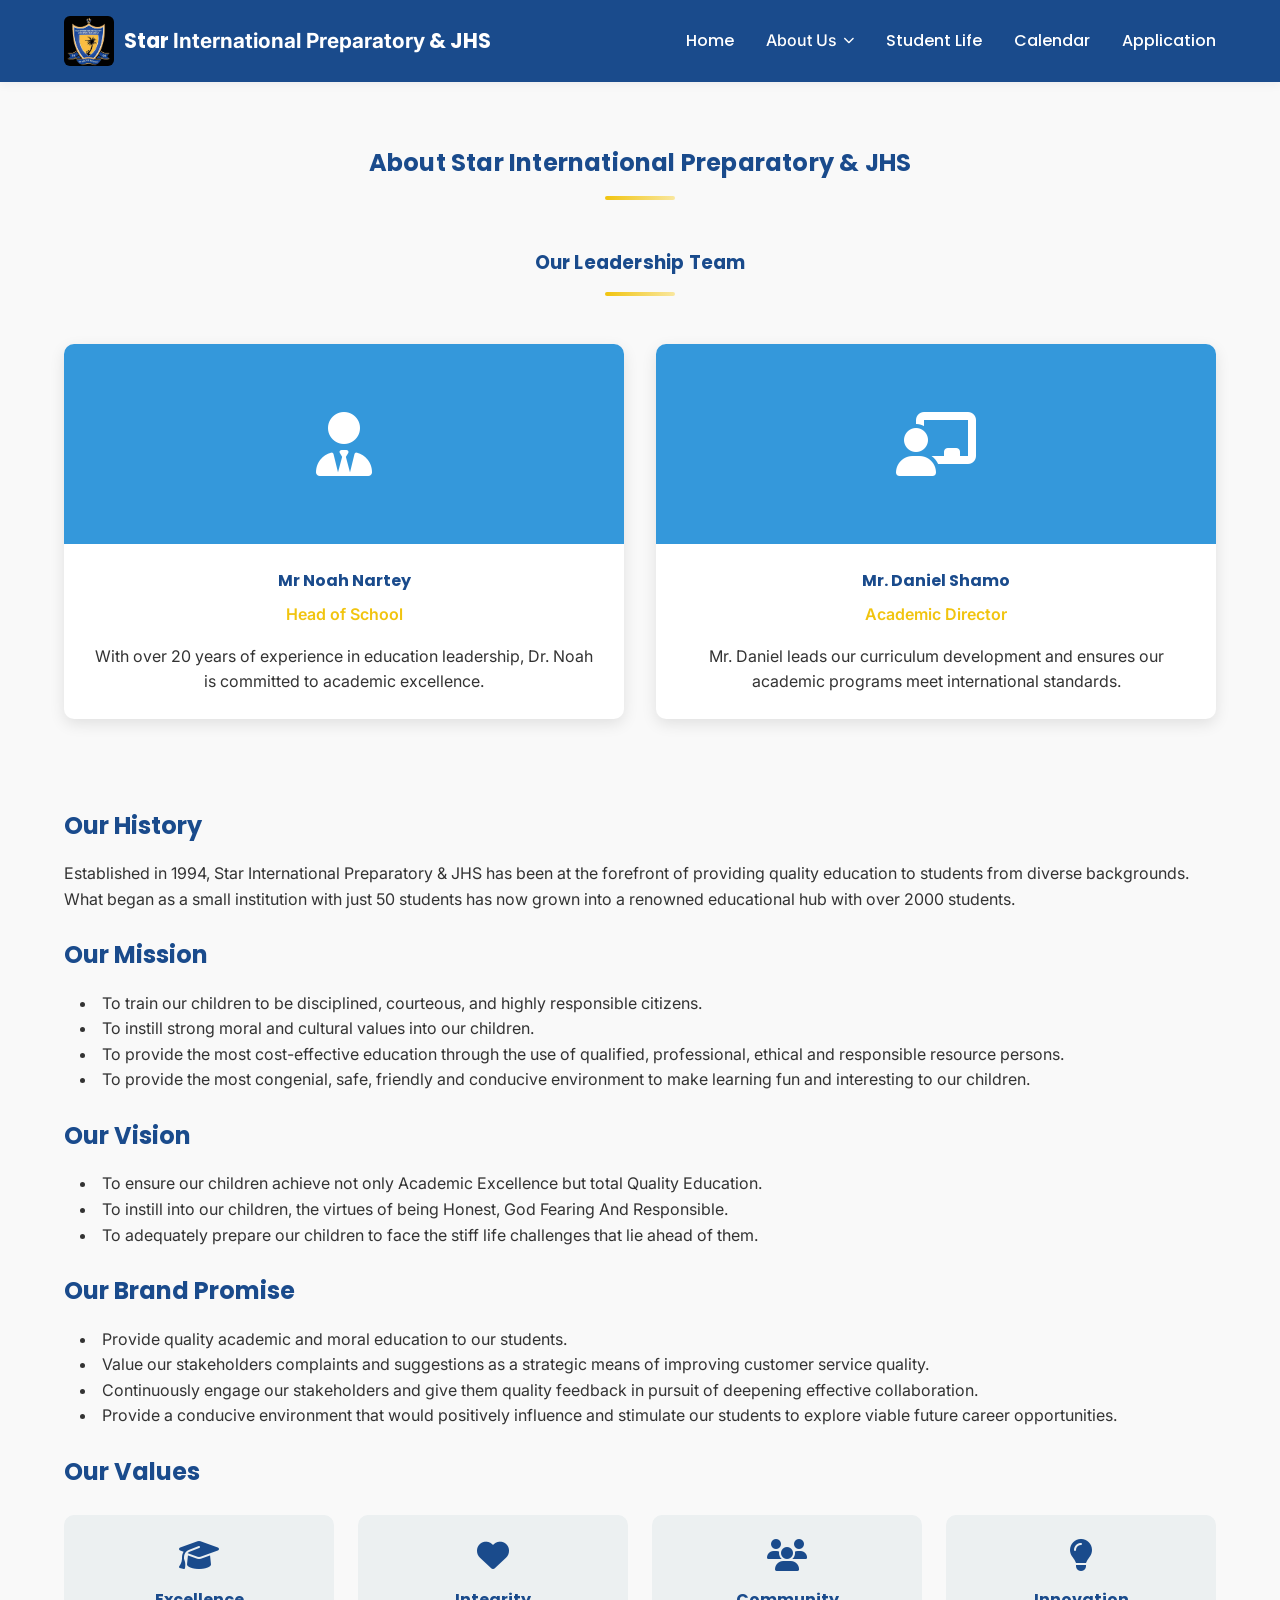
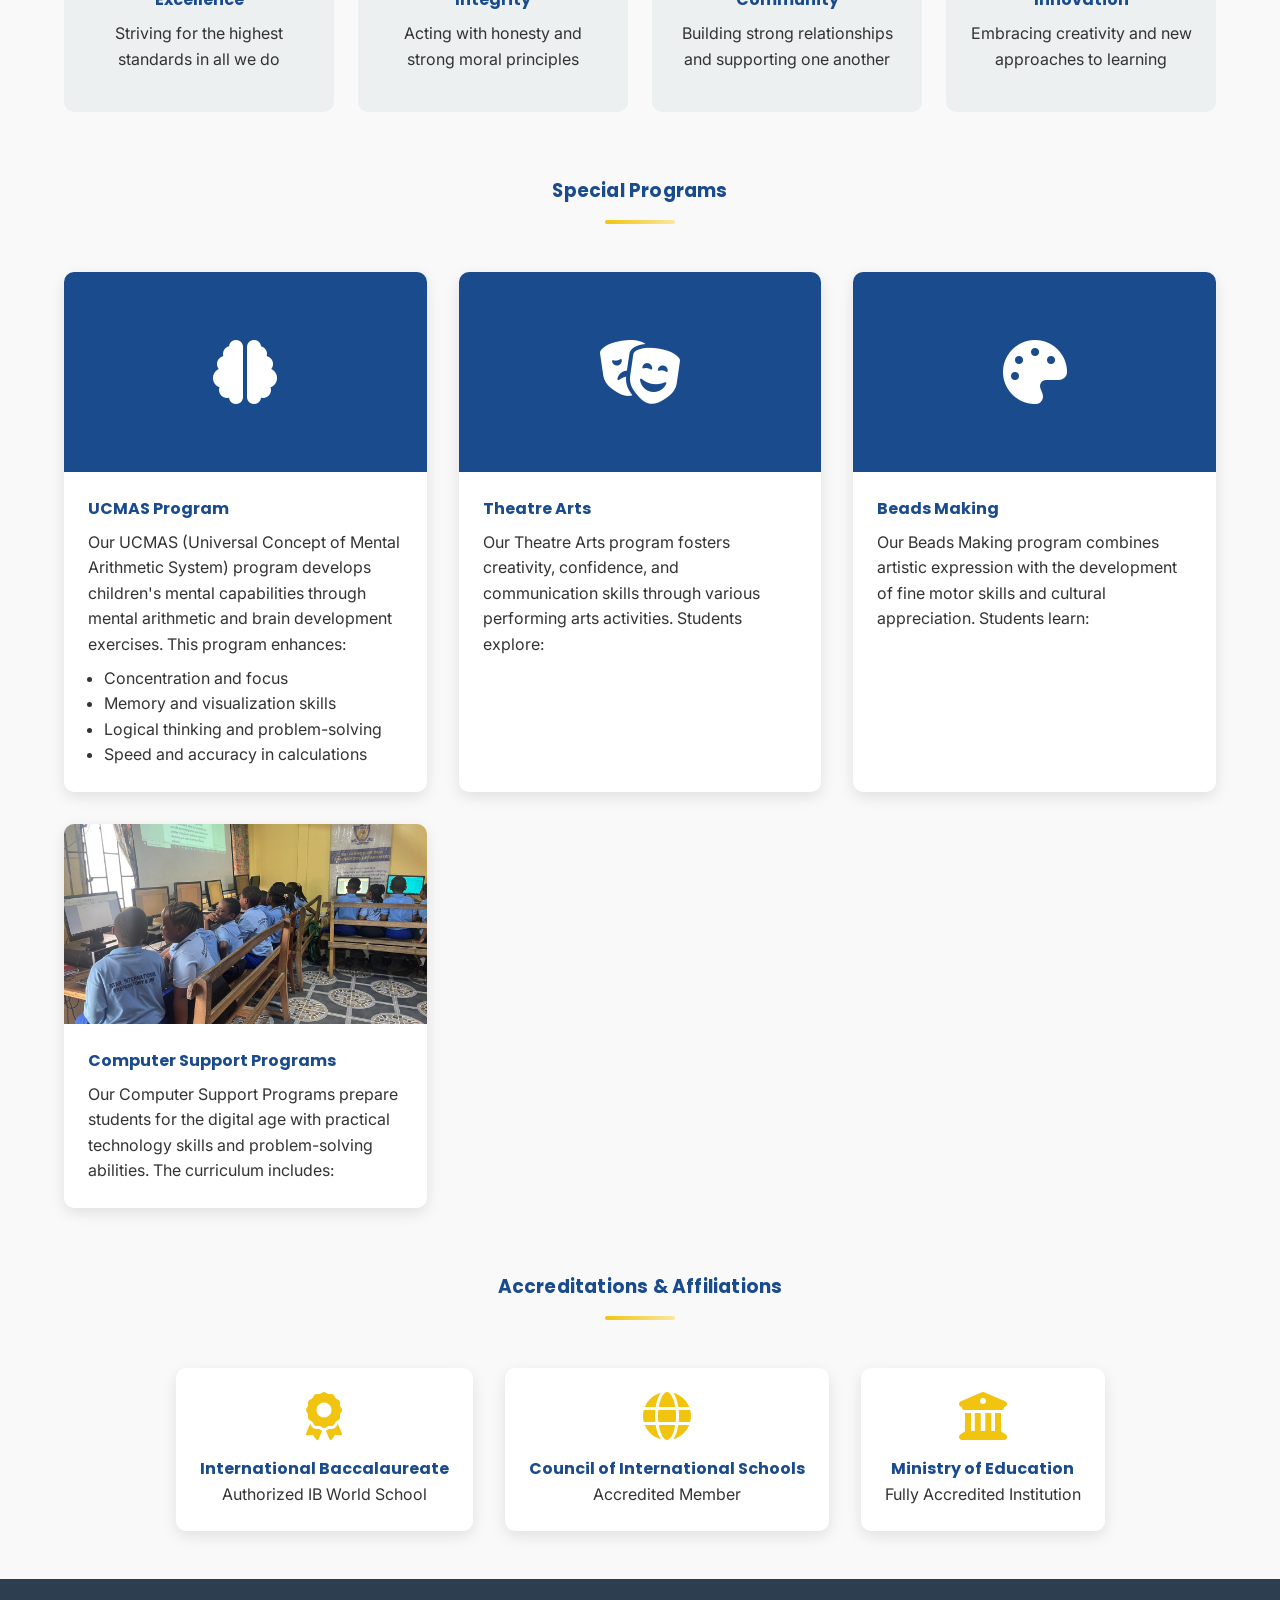
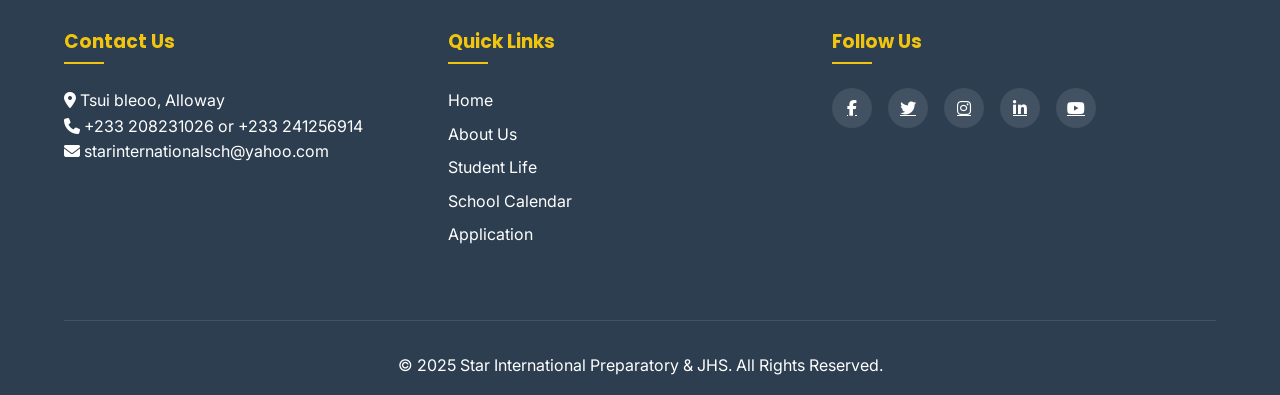
<file: about.html>
<!DOCTYPE html>
<html lang="en">
<head>
    <meta charset="UTF-8">
    <meta name="viewport" content="width=device-width, initial-scale=1.0">
    <title>About Us - Star International Preparatory & JHS</title>
    <link rel="stylesheet" href="https://cdnjs.cloudflare.com/ajax/libs/font-awesome/6.4.0/css/all.min.css">
    
    <link rel="stylesheet" href="Style.css">
    <style>
        .about-text h3 {
            color: var(--blue);
            margin: 1.5rem 0 1rem;
            font-size: 1.5rem;
        }

        .about-text p {
            margin-bottom: 1rem;
        }

        .about-slideshow {
            display: grid;
            grid-template-columns: 1fr 1fr;
            gap: 1rem;
        }

        .about-slideshow img {
            width: 100%;
            height: 200px;
            object-fit: cover;
            border-radius: 8px;
            box-shadow: 0 5px 15px rgba(0,0,0,0.1);
        }

        .program-image {
            width: 100%;
            height: 200px;
            display: flex;
            align-items: center;
            justify-content: center;
            background-color: var(--blue);
            color: white;
            font-size: 4rem;
        }

        .program-image img {
            width: 100%;
            height: 100%;
            object-fit: cover;
        }
    </style>
</head>
<body>
    <a href="#main-content" class="skip-link">Skip to main content</a>
    <!-- Header & Navigation -->
    <header>
        <div class="container header-container">
            <div class="logo">
                <img src="whatsapp-image-2025-11-06-01.48.28_304627c5.jpg" alt="Star International Preparatory School Logo" class="school-logo">

                
                <h1>Star <span>International Preparatory</span> & JHS</h1>
            </div>
            <nav>
                <button class="mobile-menu-btn" aria-label="Toggle navigation menu" aria-expanded="false" aria-controls="primary-nav">
                    <i class="fas fa-bars" aria-hidden="true"></i>
                </button>
                <ul id="primary-nav">
                    <li><a href="index.html" class="nav-link">Home</a></li>
                    <li class="has-submenu">
                        <button class="nav-link submenu-toggle" type="button" aria-expanded="false" aria-controls="about-submenu">
                            About Us <i class="fas fa-chevron-down" aria-hidden="true"></i>
                        </button>
                        <ul class="submenu" id="about-submenu">
                            <li><a href="about.html">About Us</a></li>
                            <li><a href="privacy-policy.html">Privacy Policy</a></li>
                            <li><a href="terms.html">Terms & Conditions</a></li>
                            <li><a href="cookie-policy.html">Cookie Policy</a></li>
                            <li><a href="refund-policy.html">Refund Policy</a></li>
                        </ul>
                    </li>
                    <li><a href="students.html" class="nav-link">Student Life</a></li>
                    <li><a href="calendar.html" class="nav-link">Calendar</a></li>
                    <li><a href="application.html" class="nav-link">Application</a></li>
                </ul>
            </nav>
        </div>
    </header>

    <!-- About Us Page Content -->
    <main id="main-content">
        <section class="page-content active" style="padding: 7rem 0 3rem;">
            <div class="container" style="padding-top: 2rem;">
                <h2 class="section-title">About Star International Preparatory & JHS </h2>

                <!-- Faculty Section -->
                <div>
                    <h3 class="section-title">Our Leadership Team</h3>
                    <div style="display: grid; grid-template-columns: repeat(auto-fit, minmax(300px, 1fr)); gap: 2rem; margin-top: 2rem; margin-bottom: 4rem;">
                        <div style="background: white; border-radius: 10px; overflow: hidden; box-shadow: 0 5px 15px rgba(0,0,0,0.1); text-align: center;">
                            <div style="height: 200px; background: var(--light-blue); display: flex; align-items: center; justify-content: center;">
                                <i class="fas fa-user-tie" style="font-size: 4rem; color: white;"></i>
                            </div>
                            <div style="padding: 1.5rem;">
                                <h4 style="color: var(--blue); margin-bottom: 0.5rem;">Mr Noah Nartey</h4>
                                <p style="color: var(--yellow); font-weight: 600; margin-bottom: 1rem;">Head of School</p>
                                <p>With over 20 years of experience in education leadership, Dr. Noah is committed to academic excellence.</p>
                            </div>
                        </div>
                        <div style="background: white; border-radius: 10px; overflow: hidden; box-shadow: 0 5px 15px rgba(0,0,0,0.1); text-align: center;">
                            <div style="height: 200px; background: var(--light-blue); display: flex; align-items: center; justify-content: center;">
                                <i class="fas fa-chalkboard-teacher" style="font-size: 4rem; color: white;"></i>
                            </div>
                            <div style="padding: 1.5rem;">
                                <h4 style="color: var(--blue); margin-bottom: 0.5rem;">Mr. Daniel Shamo</h4>
                                <p style="color: var(--yellow); font-weight: 600; margin-bottom: 1rem;">Academic Director</p>
                                <p>Mr. Daniel leads our curriculum development and ensures our academic programs meet international standards.</p>
                            </div>
                        </div>
                    </div>
                </div>

                <div class="about-content">
                    <div class="about-text">
                        <h3>Our History</h3>
                        <p>Established in 1994, Star International Preparatory & JHS has been at the forefront of providing quality education to students from diverse backgrounds. What began as a small institution with just 50 students has now grown into a renowned educational hub with over 2000 students.</p>
                        
                        <h3>Our Mission</h3>
                        <ul style="list-style-position: inside; margin-left: 1rem; margin-bottom: 1.5rem;">
                            <li>To train our children to be disciplined, courteous, and highly responsible citizens.</li>
                            <li>To instill strong moral and cultural values into our children.</li>
                            <li>To provide the most cost-effective education through the use of qualified, professional, ethical and responsible resource persons.</li>
                            <li>To provide the most congenial, safe, friendly and conducive environment to make learning fun and interesting to our children.</li>
                        </ul>
                        
                        <h3>Our Vision</h3>
                        <ul style="list-style-position: inside; margin-left: 1rem; margin-bottom: 1.5rem;">
                            <li>To ensure our children achieve not only Academic Excellence but total Quality Education.</li>
                            <li>To instill into our children, the virtues of being Honest, God Fearing And Responsible.</li>
                            <li>To adequately prepare our children to face the stiff life challenges that lie ahead of them.</li>
                        </ul>
                        
                        <h3>Our Brand Promise</h3>
                        <ul style="list-style-position: inside; margin-left: 1rem; margin-bottom: 1.5rem;">
                            <li>Provide quality academic and moral education to our students.</li>
                            <li>Value our stakeholders complaints and suggestions as a strategic means of improving customer service quality.</li>
                            <li>Continuously engage our stakeholders and give them quality feedback in pursuit of deepening effective collaboration.</li>
                            <li>Provide a conducive environment that would positively influence and stimulate our students to explore viable future career opportunities.</li>
                        </ul>
                        
                        <h3>Our Values</h3>
                        <div style="display: grid; grid-template-columns: repeat(auto-fit, minmax(250px, 1fr)); gap: 1.5rem; margin-top: 1.5rem;">
                            <div style="background: var(--light); padding: 1.5rem; border-radius: 10px; text-align: center;">
                                <i class="fas fa-graduation-cap" style="font-size: 2rem; color: var(--blue); margin-bottom: 1rem;"></i>
                                <h4 style="color: var(--blue); margin-bottom: 0.5rem;">Excellence</h4>
                                <p>Striving for the highest standards in all we do</p>
                            </div>
                            <div style="background: var(--light); padding: 1.5rem; border-radius: 10px; text-align: center;">
                                <i class="fas fa-heart" style="font-size: 2rem; color: var(--blue); margin-bottom: 1rem;"></i>
                                <h4 style="color: var(--blue); margin-bottom: 0.5rem;">Integrity</h4>
                                <p>Acting with honesty and strong moral principles</p>
                            </div>
                            <div style="background: var(--light); padding: 1.5rem; border-radius: 10px; text-align: center;">
                                <i class="fas fa-users" style="font-size: 2rem; color: var(--blue); margin-bottom: 1rem;"></i>
                                <h4 style="color: var(--blue); margin-bottom: 0.5rem;">Community</h4>
                                <p>Building strong relationships and supporting one another</p>
                            </div>
                            <div style="background: var(--light); padding: 1.5rem; border-radius: 10px; text-align: center;">
                                <i class="fas fa-lightbulb" style="font-size: 2rem; color: var(--blue); margin-bottom: 1rem;"></i>
                                <h4 style="color: var(--blue); margin-bottom: 0.5rem;">Innovation</h4>
                                <p>Embracing creativity and new approaches to learning</p>
                            </div>
                        </div>
                    </div>
                    </div>
                
                <!-- Special Programs Section -->
                <div style="margin-top: 4rem;">
                    <h3 class="section-title">Special Programs</h3>
                    <div style="display: grid; grid-template-columns: repeat(auto-fit, minmax(300px, 1fr)); gap: 2rem; margin-top: 2rem;">
                        <div style="background: white; border-radius: 10px; overflow: hidden; box-shadow: 0 5px 15px rgba(0,0,0,0.1);">
                            <div class="program-image">
                                <i class="fas fa-brain"></i>
                            </div>
                            <div style="padding: 1.5rem;">
                                <h4 style="color: var(--blue); margin-bottom: 0.5rem;">UCMAS Program</h4>
                                <p>Our UCMAS (Universal Concept of Mental Arithmetic System) program develops children's mental capabilities through mental arithmetic and brain development exercises. This program enhances:</p>
                                <ul style="margin-top: 0.5rem; margin-left: 1rem;">
                                    <li>Concentration and focus</li>
                                    <li>Memory and visualization skills</li>
                                    <li>Logical thinking and problem-solving</li>
                                    <li>Speed and accuracy in calculations</li>
                                </ul>
                            </div>
                        </div>
                        <div style="background: white; border-radius: 10px; overflow: hidden; box-shadow: 0 5px 15px rgba(0,0,0,0.1);">
                            <div class="program-image">
                                <i class="fas fa-theater-masks"></i>
                            </div>
                            <div style="padding: 1.5rem;">
                                <h4 style="color: var(--blue); margin-bottom: 0.5rem;">Theatre Arts</h4>
                                <p>Our Theatre Arts program fosters creativity, confidence, and communication skills through various performing arts activities. Students explore:</p>
                            </div>
                        </div>
                        <div style="background: white; border-radius: 10px; overflow: hidden; box-shadow: 0 5px 15px rgba(0,0,0,0.1);">
                            <div class="program-image">
                                <i class="fas fa-palette"></i>
                            </div>
                            <div style="padding: 1.5rem;">
                                <h4 style="color: var(--blue); margin-bottom: 0.5rem;">Beads Making</h4>
                                <p>Our Beads Making program combines artistic expression with the development of fine motor skills and cultural appreciation. Students learn:</p>
                            </div>
                        </div>
                        <div style="background: white; border-radius: 10px; overflow: hidden; box-shadow: 0 5px 15px rgba(0,0,0,0.1);">
                            <div class="program-image">
                                <img src="whatsapp-image-2025-10-31-13.01.05_9eed7b3c.jpg" alt="Computer Support Program">
                            </div>
                            <div style="padding: 1.5rem;">
                                <h4 style="color: var(--blue); margin-bottom: 0.5rem;">Computer Support Programs</h4>
                                <p>Our Computer Support Programs prepare students for the digital age with practical technology skills and problem-solving abilities. The curriculum includes:</p>
                            </div>
                        </div>
                    </div>
                </div>
                
                <!-- Accreditation Section -->
                <div style="margin-top: 4rem; text-align: center;">
                    <h3 class="section-title">Accreditations & Affiliations</h3>
                    <div style="display: flex; justify-content: center; flex-wrap: wrap; gap: 2rem; margin-top: 2rem;">
                        <div style="background: white; padding: 1.5rem; border-radius: 10px; box-shadow: 0 5px 15px rgba(0,0,0,0.1);">
                            <i class="fas fa-award" style="font-size: 3rem; color: var(--yellow); margin-bottom: 1rem;"></i>
                            <h4 style="color: var(--blue);">International Baccalaureate</h4>
                            <p>Authorized IB World School</p>
                        </div>
                        <div style="background: white; padding: 1.5rem; border-radius: 10px; box-shadow: 0 5px 15px rgba(0,0,0,0.1);">
                            <i class="fas fa-globe" style="font-size: 3rem; color: var(--yellow); margin-bottom: 1rem;"></i>
                            <h4 style="color: var(--blue);">Council of International Schools</h4>
                            <p>Accredited Member</p>
                        </div>
                        <div style="background: white; padding: 1.5rem; border-radius: 10px; box-shadow: 0 5px 15px rgba(0,0,0,0.1);">
                            <i class="fas fa-university" style="font-size: 3rem; color: var(--yellow); margin-bottom: 1rem;"></i>
                            <h4 style="color: var(--blue);">Ministry of Education</h4>
                            <p>Fully Accredited Institution</p>
                        </div>
                    </div>
                </div>
            </div>
        </section>
    </main>

    <!-- Footer -->
    <footer>
        <div class="container">
            <div class="footer-content">
                <div class="footer-column">
                    <h3>Contact Us</h3>
                    <p><i class="fas fa-map-marker-alt"></i> Tsui bleoo, Alloway</p>
                    <p><i class="fas fa-phone"></i> +233 208231026 or +233 241256914</p>
                    <p><i class="fas fa-envelope"></i> starinternationalsch@yahoo.com</p>
                </div>
                
                <div class="footer-column">
                    <h3>Quick Links</h3>
                    <ul>
                        <li><a href="index.html">Home</a></li>
                        <li><a href="about.html">About Us</a></li>
                        <li><a href="students.html">Student Life</a></li>
                        <li><a href="calendar.html">School Calendar</a></li>
                        <li><a href="application.html">Application</a></li>
                    </ul>
                </div>
                
                <div class="footer-column">
                    <h3>Follow Us</h3>
                    <div class="social-links">
                        <a href="#" aria-label="Facebook (link coming soon)"><i class="fab fa-facebook-f" aria-hidden="true"></i></a>
                        <a href="#" aria-label="Twitter (link coming soon)"><i class="fab fa-twitter" aria-hidden="true"></i></a>
                        <a href="#" aria-label="Instagram (link coming soon)"><i class="fab fa-instagram" aria-hidden="true"></i></a>
                        <a href="#" aria-label="LinkedIn (link coming soon)"><i class="fab fa-linkedin-in" aria-hidden="true"></i></a>
                        <a href="#" aria-label="YouTube (link coming soon)"><i class="fab fa-youtube" aria-hidden="true"></i></a>
                    </div>
                </div>
            </div>
            
            <div class="copyright">
                <p>&copy; 2025 Star International Preparatory & JHS. All Rights Reserved.</p>
            </div>
        </div>
    </footer>

    <script>
        // Mobile menu toggle
        document.addEventListener('DOMContentLoaded', function() {
            const mobileMenuBtn = document.querySelector('.mobile-menu-btn');
            const navMenu = document.querySelector('nav ul');

            // Mobile menu toggle
            mobileMenuBtn.addEventListener('click', function() {
                const isOpen = navMenu.classList.toggle('show');
                mobileMenuBtn.setAttribute('aria-expanded', isOpen ? 'true' : 'false');
            });

            // Submenu toggle (About Us > legal pages)
            document.querySelectorAll('.submenu-toggle').forEach(function(toggleBtn) {
                const submenu = document.getElementById(toggleBtn.getAttribute('aria-controls'));
                toggleBtn.addEventListener('click', function(e) {
                    e.preventDefault();
                    const isOpen = submenu.classList.toggle('show');
                    toggleBtn.setAttribute('aria-expanded', isOpen ? 'true' : 'false');
                });
            });

            document.addEventListener('click', function(e) {
                document.querySelectorAll('.submenu.show').forEach(function(sm) {
                    const btn = document.querySelector('[aria-controls="' + sm.id + '"]');
                    if (!sm.contains(e.target) && btn && !btn.contains(e.target)) {
                        sm.classList.remove('show');
                        btn.setAttribute('aria-expanded', 'false');
                    }
                });
            });
        });
    </script>
</body>
</html>
</file>
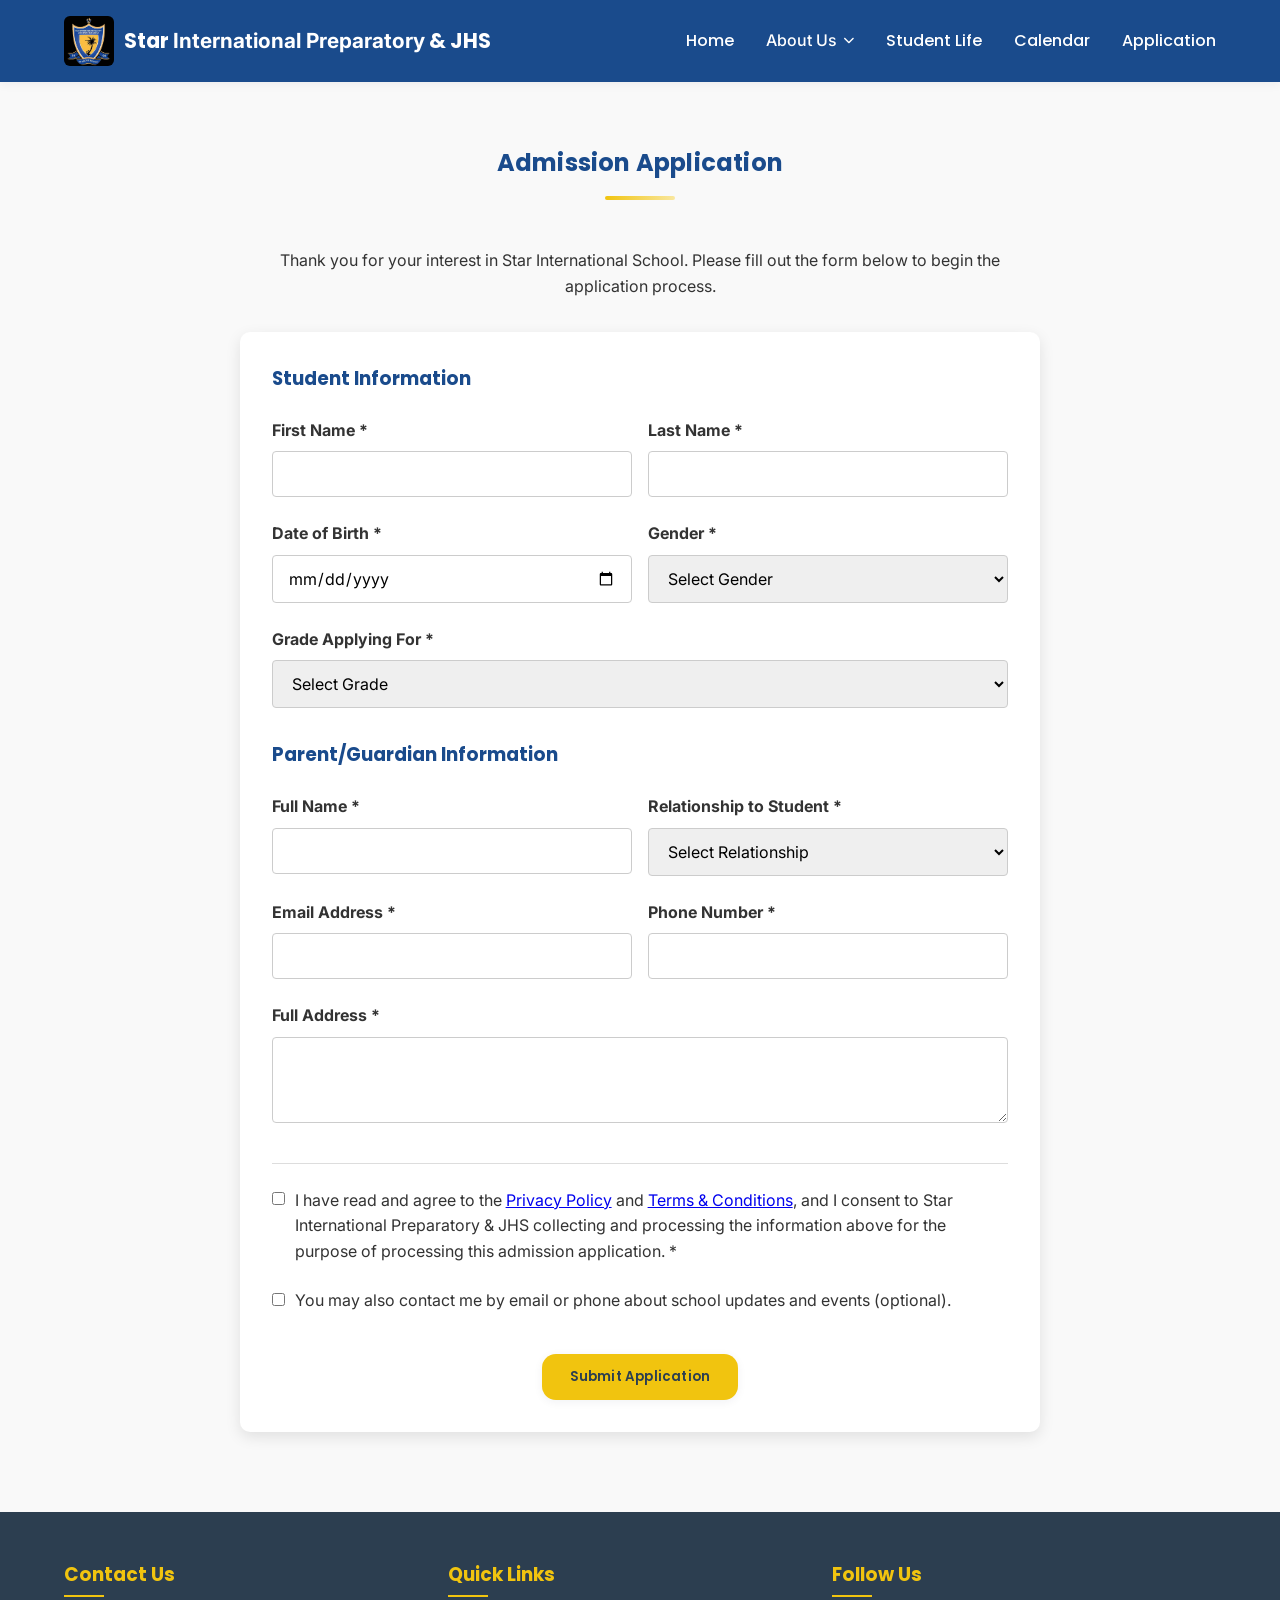
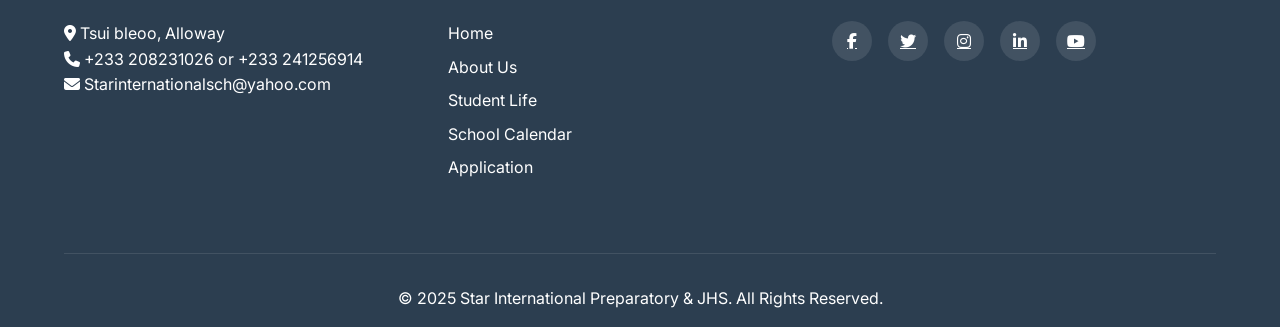
<file: application.html>
<!DOCTYPE html>
<html lang="en">
<head>
    <meta charset="UTF-8">
    <meta name="viewport" content="width=device-width, initial-scale=1.0">
    <title>Application - Star International Preparatory & JHS</title>
    <link rel="stylesheet" href="https://cdnjs.cloudflare.com/ajax/libs/font-awesome/6.4.0/css/all.min.css">
    <link rel="stylesheet" href="Style.css">
    <style>
        /* Ensure the application section is visible */
        #main-content.page-content {
            display: block !important;
            padding: 7rem 0 3rem;
        }
    </style>
</head>
<body>
    <a href="#main-content" class="skip-link">Skip to main content</a>
    <!-- Header & Navigation -->
    <header>
        <div class="container header-container">
            <div class="logo">
                <img src="whatsapp-image-2025-11-06-01.48.28_304627c5.jpg" alt="Star International Preparatory School Logo" class="school-logo">
                <h1>Star <span>International Preparatory</span> & JHS</h1>
            </div>
            <nav>
                <button class="mobile-menu-btn" aria-label="Toggle navigation menu" aria-expanded="false" aria-controls="primary-nav">
                    <i class="fas fa-bars" aria-hidden="true"></i>
                </button>
                <ul id="primary-nav">
                    <li><a href="index.html" class="nav-link">Home</a></li>
                    <li class="has-submenu">
                        <button class="nav-link submenu-toggle" type="button" aria-expanded="false" aria-controls="about-submenu">
                            About Us <i class="fas fa-chevron-down" aria-hidden="true"></i>
                        </button>
                        <ul class="submenu" id="about-submenu">
                            <li><a href="about.html">About Us</a></li>
                            <li><a href="privacy-policy.html">Privacy Policy</a></li>
                            <li><a href="terms.html">Terms & Conditions</a></li>
                            <li><a href="cookie-policy.html">Cookie Policy</a></li>
                            <li><a href="refund-policy.html">Refund Policy</a></li>
                        </ul>
                    </li>
                    <li><a href="students.html" class="nav-link">Student Life</a></li>
                    <li><a href="calendar.html" class="nav-link">Calendar</a></li>
                    <li><a href="application.html" class="nav-link">Application</a></li>
                </ul>
            </nav>
        </div>
    </header>

    <!-- Application Page -->
    <section id="main-content" class="page-content">
        <div class="container" style="padding-top: 2rem;">
            <h2 class="section-title">Admission Application</h2>
            
            <p style="text-align: center; max-width: 800px; margin: 0 auto 2rem;">Thank you for your interest in Star International School. Please fill out the form below to begin the application process.</p>
            
            <div class="form-container">
                <form id="application-form" action="https://formspree.io/f/xanpppwq" method="POST">
                    <input type="hidden" name="form_type" value="Star International School Application">
                    
                    <h3 style="color: var(--blue); margin-bottom: 1.5rem;">Student Information</h3>
                    
                    <div style="display: grid; grid-template-columns: 1fr 1fr; gap: 1rem;">
                        <div class="form-group">
                            <label for="first_name">First Name *</label>
                            <input type="text" id="first_name" name="first_name" required>
                        </div>
                        <div class="form-group">
                            <label for="last_name">Last Name *</label>
                            <input type="text" id="last_name" name="last_name" required>
                        </div>
                    </div>                 
                    
                    <div style="display: grid; grid-template-columns: 1fr 1fr; gap: 1rem;">
                        <div class="form-group">
                            <label for="dob">Date of Birth *</label>
                            <input type="date" id="dob" name="date_of_birth" required>
                        </div>
                        <div class="form-group">
                            <label for="gender">Gender *</label>
                            <select id="gender" name="gender" required>
                                <option value="">Select Gender</option>
                                <option value="male">Male</option>
                                <option value="female">Female</option>
                                <option value="other">Other</option>
                            </select>
                        </div>
                    </div>
                    
                    <div class="form-group">
                        <label for="grade">Grade Applying For *</label>
                        <select id="grade" name="grade" required>
                            <option value="">Select Grade</option>
                            <option value="pre-k">Pre-Kindergarten</option>
                            <option value="k">Kindergarten</option>
                            <option value="1">Grade 1</option>
                            <option value="2">Grade 2</option>
                            <option value="3">Grade 3</option>
                            <option value="4">Grade 4</option>
                            <option value="5">Grade 5</option>
                            <option value="6">Grade 6</option>
                            <option value="7">Grade 7</option>
                            <option value="8">Grade 8</option>
                            <option value="9">Grade 9</option>
                        </select>
                    </div>
                    
                    <h3 style="color: var(--blue); margin: 2rem 0 1.5rem;">Parent/Guardian Information</h3>
                    
                    <div style="display: grid; grid-template-columns: 1fr 1fr; gap: 1rem;">
                        <div class="form-group">
                            <label for="parent_name">Full Name *</label>
                            <input type="text" id="parent_name" name="ParentName" required>
                        </div>
                        <div class="form-group">
                            <label for="relationship">Relationship to Student *</label>
                            <select id="relationship" name="relationship" required>
                                <option value="">Select Relationship</option>
                                <option value="mother">Mother</option>
                                <option value="father">Father</option>
                                <option value="guardian">Guardian</option>
                                <option value="other">Other</option>
                            </select>
                        </div>
                    </div>
                    
                    <div style="display: grid; grid-template-columns: 1fr 1fr; gap: 1rem;">
                        <div class="form-group">
                            <label for="email">Email Address *</label>
                            <input type="email" id="email" name="email" required>
                        </div>
                        <div class="form-group">
                            <label for="phone">Phone Number *</label>
                            <input type="tel" id="phone" name="phone" required>
                        </div>
                    </div>
                    
                    <div class="form-group">
                        <label for="address">Full Address *</label>
                        <textarea id="address" name="address" rows="3" required></textarea>
                    </div>

                    <div class="form-group" style="margin-top: 2rem; border-top: 1px solid #ddd; padding-top: 1.5rem;">
                        <div style="display: flex; align-items: flex-start; gap: 0.6rem; margin-bottom: 1rem;">
                            <input type="checkbox" id="consent_privacy" name="consent_privacy" value="yes" required style="width: auto; margin-top: 0.3rem;">
                            <label for="consent_privacy" style="font-weight: normal;">I have read and agree to the <a href="privacy-policy.html" target="_blank" rel="noopener">Privacy Policy</a> and <a href="terms.html" target="_blank" rel="noopener">Terms & Conditions</a>, and I consent to Star International Preparatory & JHS collecting and processing the information above for the purpose of processing this admission application. *</label>
                        </div>
                        <div style="display: flex; align-items: flex-start; gap: 0.6rem;">
                            <input type="checkbox" id="consent_marketing" name="consent_marketing" value="yes" style="width: auto; margin-top: 0.3rem;">
                            <label for="consent_marketing" style="font-weight: normal;">You may also contact me by email or phone about school updates and events (optional).</label>
                        </div>
                    </div>
                
                    <div style="text-align: center; margin-top: 2rem;">
                        <button type="submit" class="btn btn-yellow">Submit Application</button>
                    </div>
                </form>
            </div>
        </div>
    </section>

    <!-- Footer -->
    <footer>
        <div class="container">
            <div class="footer-content">
                <div class="footer-column">
                    <h3>Contact Us</h3>
                    <p><i class="fas fa-map-marker-alt"></i> Tsui bleoo, Alloway</p>
                    <p><i class="fas fa-phone"></i> +233 208231026 or +233 241256914</p>
                    <p><i class="fas fa-envelope"></i> Starinternationalsch@yahoo.com</p>
                </div>
                
                <div class="footer-column">
                    <h3>Quick Links</h3>
                    <ul>
                        <li><a href="index.html">Home</a></li>
                        <li><a href="about.html">About Us</a></li>
                        <li><a href="students.html">Student Life</a></li>
                        <li><a href="calendar.html">School Calendar</a></li>
                        <li><a href="application.html">Application</a></li>
                    </ul>
                </div>
                
                <div class="footer-column">
                    <h3>Follow Us</h3>
                    <div class="social-links">
                        <a href="#" aria-label="Facebook (link coming soon)"><i class="fab fa-facebook-f" aria-hidden="true"></i></a>
                        <a href="#" aria-label="Twitter (link coming soon)"><i class="fab fa-twitter" aria-hidden="true"></i></a>
                        <a href="#" aria-label="Instagram (link coming soon)"><i class="fab fa-instagram" aria-hidden="true"></i></a>
                        <a href="#" aria-label="LinkedIn (link coming soon)"><i class="fab fa-linkedin-in" aria-hidden="true"></i></a>
                        <a href="#" aria-label="YouTube (link coming soon)"><i class="fab fa-youtube" aria-hidden="true"></i></a>
                    </div>
                </div>
            </div>
            
            <div class="copyright">
                <p>&copy; 2025 Star International Preparatory & JHS. All Rights Reserved.</p>
            </div>
        </div>
    </footer>

    <script>
        // Mobile menu toggle and auto-scroll to top
        document.addEventListener('DOMContentLoaded', function() {
            const mobileMenuBtn = document.querySelector('.mobile-menu-btn');
            const navMenu = document.querySelector('nav ul');
            const applicationForm = document.getElementById('application-form');

            // Auto-scroll to top when page loads
            window.scrollTo(0, 0);

            // Mobile menu toggle
            mobileMenuBtn.addEventListener('click', function() {
                const isOpen = navMenu.classList.toggle('show');
                mobileMenuBtn.setAttribute('aria-expanded', isOpen ? 'true' : 'false');
            });

            // Submenu toggle (About Us > legal pages)
            document.querySelectorAll('.submenu-toggle').forEach(function(toggleBtn) {
                const submenu = document.getElementById(toggleBtn.getAttribute('aria-controls'));
                toggleBtn.addEventListener('click', function(e) {
                    e.preventDefault();
                    const isOpen = submenu.classList.toggle('show');
                    toggleBtn.setAttribute('aria-expanded', isOpen ? 'true' : 'false');
                });
            });

            document.addEventListener('click', function(e) {
                document.querySelectorAll('.submenu.show').forEach(function(sm) {
                    const btn = document.querySelector('[aria-controls="' + sm.id + '"]');
                    if (!sm.contains(e.target) && btn && !btn.contains(e.target)) {
                        sm.classList.remove('show');
                        btn.setAttribute('aria-expanded', 'false');
                    }
                });
            });

            // Single form submission handler
            if (applicationForm) {
                applicationForm.addEventListener('submit', function(e) {
                    e.preventDefault();
                    
                    // Show success message
                    alert('Thank you for submitting your application! We will contact you soon.');
                    
                    // Submit to Formspree
                    fetch(this.action, {
                        method: this.method,
                        body: new FormData(this),
                        headers: {
                            'Accept': 'application/json'
                        }
                    }).then(response => {
                        if (response.ok) {
                            console.log('Form successfully submitted to Formspree');
                            // Reset form after successful submission
                            this.reset();
                        } else {
                            console.log('Form submission error');
                            alert('There was an error submitting your application. Please try again.');
                        }
                    }).catch(error => {
                        console.log('Form submission error:', error);
                        alert('There was an error submitting your application. Please try again.');
                    });
                });
            }
        });
    </script>
</body>
</html>
</file>
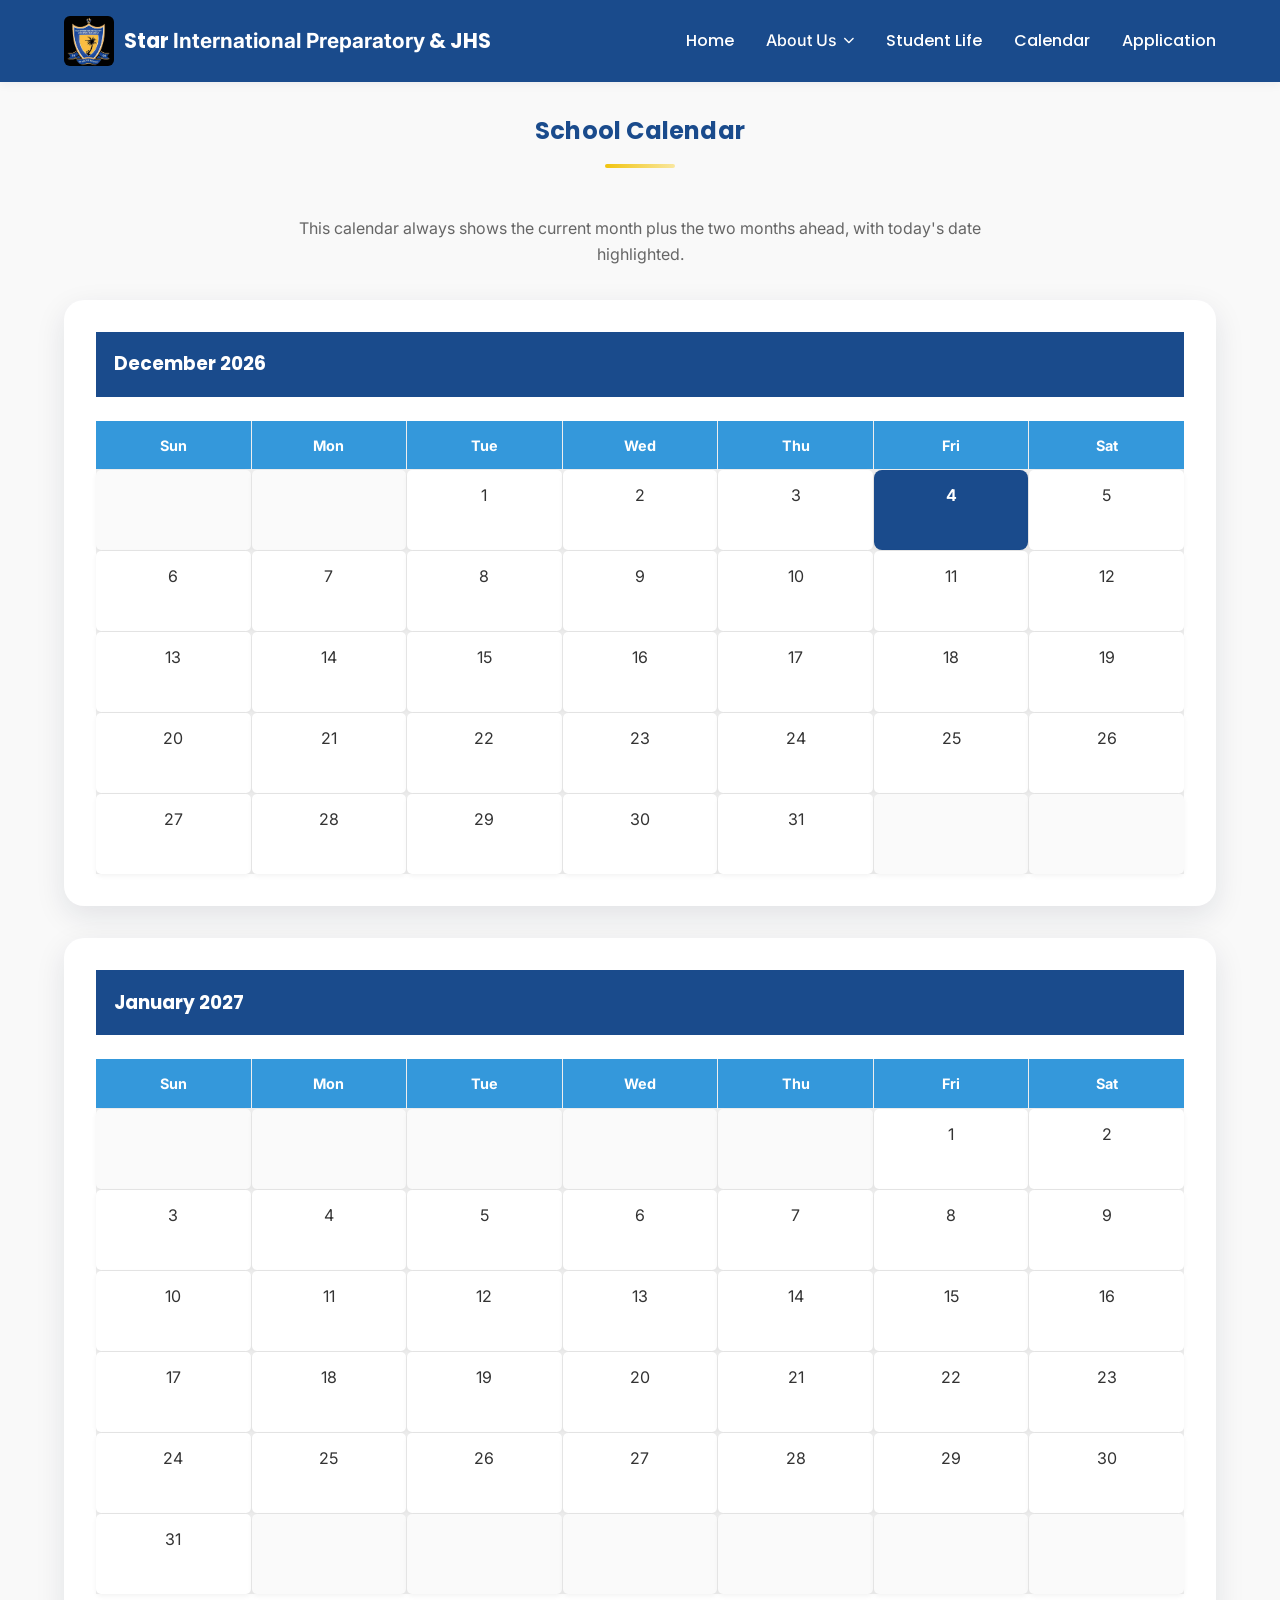
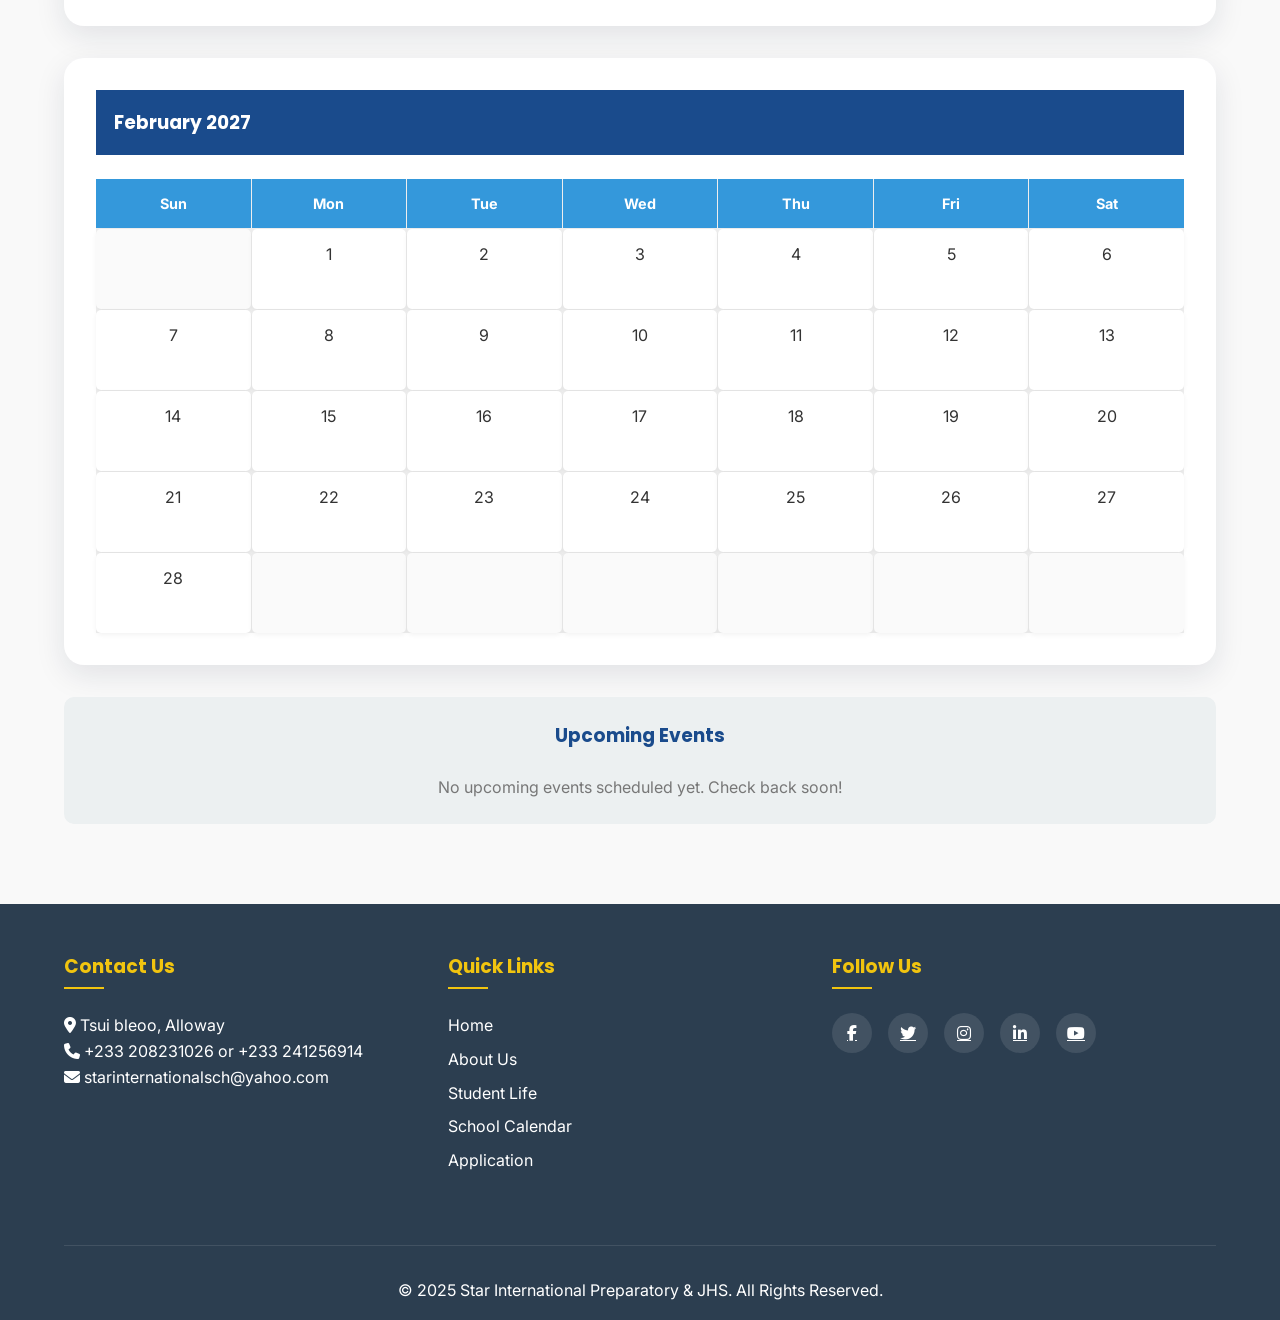
<file: calendar.html>
<!DOCTYPE html>
<html lang="en">
<head>
    <meta charset="UTF-8">
    <meta name="viewport" content="width=device-width, initial-scale=1.0">
    <title>School Calendar - Star International Preparatory & JHS</title>
    <link rel="stylesheet" href="https://cdnjs.cloudflare.com/ajax/libs/font-awesome/6.4.0/css/all.min.css">
    <link rel="stylesheet" href="Style.css">
    <style>
        /* Calendar-specific styles (unique to this page) */
        .calendar-container {
            background: white;
            border-radius: var(--radius-lg);
            overflow: hidden;
            box-shadow: var(--shadow-md);
            margin-bottom: 2rem;
        }

        .calendar-header {
            background: var(--blue);
            color: white;
            padding: 1.1rem;
            text-align: center;
        }

        .calendar-grid {
            display: grid;
            grid-template-columns: repeat(7, 1fr);
            gap: 1px;
            background: #eee;
        }

        .calendar-day-header {
            background: var(--light-blue);
            color: white;
            padding: 0.8rem 0.5rem;
            text-align: center;
            font-weight: bold;
            font-size: 0.9rem;
        }

        .calendar-day {
            background: white;
            padding: 0.8rem 0.5rem;
            min-height: 80px;
            text-align: center;
            display: flex;
            flex-direction: column;
            justify-content: flex-start;
            align-items: center;
            transition: background 0.2s var(--ease);
        }

        .calendar-day.event {
            background: #fff9e6;
            border-left: 3px solid var(--yellow);
        }

        .calendar-day.today {
            background: var(--blue);
            color: white;
            font-weight: bold;
            border-radius: var(--radius-sm);
        }

        .calendar-day.today small {
            color: var(--yellow);
        }

        .calendar-day.empty {
            background: #fafafa;
        }

        .calendar-day small {
            font-size: 0.7rem;
            margin-top: 0.3rem;
            color: var(--blue);
            font-weight: 500;
        }

        /* Events List */
        .events-container {
            background: var(--light);
            padding: 1.5rem;
            border-radius: 10px;
            margin-bottom: 2rem;
        }

        .event-item {
            display: flex;
            align-items: center;
            margin-bottom: 1rem;
            padding-bottom: 1rem;
            border-bottom: 1px solid #ddd;
        }

        .event-date {
            background: var(--yellow);
            color: var(--dark);
            padding: 0.5rem 1rem;
            border-radius: 5px;
            margin-right: 1rem;
            text-align: center;
            min-width: 70px;
        }

        .event-date .day {
            font-weight: bold;
            font-size: 1.2rem;
        }

        .event-details h4 {
            color: var(--blue);
            margin-bottom: 0.3rem;
        }

        @media (max-width: 768px) {
            /* Mobile Calendar */
            .calendar-grid {
                grid-template-columns: repeat(7, 1fr);
                font-size: 0.8rem;
            }

            .calendar-day-header {
                padding: 0.5rem 0.2rem;
                font-size: 0.75rem;
            }

            .calendar-day {
                padding: 0.5rem 0.2rem;
                min-height: 60px;
                font-size: 0.9rem;
            }

            .calendar-day small {
                font-size: 0.6rem;
            }

            /* Mobile Events */
            .event-item {
                flex-direction: column;
                align-items: flex-start;
                text-align: left;
            }

            .event-date {
                margin-right: 0;
                margin-bottom: 0.5rem;
                align-self: flex-start;
            }
        }

        @media (max-width: 480px) {
            .calendar-day {
                min-height: 50px;
                padding: 0.3rem 0.1rem;
                font-size: 0.8rem;
            }

            .calendar-day small {
                font-size: 0.55rem;
            }
        }
    </style>
</head>
<body>
    <a href="#main-content" class="skip-link">Skip to main content</a>
    <!-- Header & Navigation -->
    <header>
        <div class="container header-container">
            <div class="logo">
                <img src="whatsapp-image-2025-11-06-01.48.28_304627c5.jpg" alt="Star International Preparatory School Logo" class="school-logo">
                <h1>Star <span>International Preparatory</span> & JHS</h1>
            </div>
            <nav>
                <button class="mobile-menu-btn" aria-label="Toggle navigation menu" aria-expanded="false" aria-controls="primary-nav">
                    <i class="fas fa-bars" aria-hidden="true"></i>
                </button>
                <ul id="primary-nav">
                    <li><a href="index.html" class="nav-link">Home</a></li>
                    <li class="has-submenu">
                        <button class="nav-link submenu-toggle" type="button" aria-expanded="false" aria-controls="about-submenu">
                            About Us <i class="fas fa-chevron-down" aria-hidden="true"></i>
                        </button>
                        <ul class="submenu" id="about-submenu">
                            <li><a href="about.html">About Us</a></li>
                            <li><a href="privacy-policy.html">Privacy Policy</a></li>
                            <li><a href="terms.html">Terms & Conditions</a></li>
                            <li><a href="cookie-policy.html">Cookie Policy</a></li>
                            <li><a href="refund-policy.html">Refund Policy</a></li>
                        </ul>
                    </li>
                    <li><a href="students.html" class="nav-link">Student Life</a></li>
                    <li><a href="calendar.html" class="nav-link">Calendar</a></li>
                    <li><a href="application.html" class="nav-link">Application</a></li>
                </ul>
            </nav>
        </div>
    </header>

    <!-- Calendar Page -->
    <section id="main-content" class="page-content active">
        <div class="container">
            <h2 class="section-title" id="calendarTitle">School Calendar</h2>
            <p style="text-align: center; max-width: 700px; margin: 0 auto 2rem; color: #666;">This calendar always shows the current month plus the two months ahead, with today's date highlighted.</p>

            <div id="calendarMonths"></div>

            <div class="events-container">
                <h3 style="text-align: center; color: var(--blue); margin-bottom: 1.5rem;">Upcoming Events</h3>
                <div id="eventsList"></div>
            </div>
        </div>
    </section>

    <!-- Footer -->
    <footer>
        <div class="container">
            <div class="footer-content">
                <div class="footer-column">
                    <h3>Contact Us</h3>
                    <p><i class="fas fa-map-marker-alt"></i> Tsui bleoo, Alloway</p>
                    <p><i class="fas fa-phone"></i> +233 208231026 or +233 241256914</p>
                    <p><i class="fas fa-envelope"></i>  starinternationalsch@yahoo.com</p>
                </div>
                
                <div class="footer-column">
                    <h3>Quick Links</h3>
                    <ul>
                        <li><a href="index.html">Home</a></li>
                        <li><a href="about.html">About Us</a></li>
                        <li><a href="students.html">Student Life</a></li>
                        <li><a href="calendar.html">School Calendar</a></li>
                        <li><a href="application.html">Application</a></li>
                    </ul>
                </div>
                
                <div class="footer-column">
                    <h3>Follow Us</h3>
                    <div class="social-links">
                        <a href="#" aria-label="Facebook (link coming soon)"><i class="fab fa-facebook-f" aria-hidden="true"></i></a>
                        <a href="#" aria-label="Twitter (link coming soon)"><i class="fab fa-twitter" aria-hidden="true"></i></a>
                        <a href="#" aria-label="Instagram (link coming soon)"><i class="fab fa-instagram" aria-hidden="true"></i></a>
                        <a href="#" aria-label="LinkedIn (link coming soon)"><i class="fab fa-linkedin-in" aria-hidden="true"></i></a>
                        <a href="#" aria-label="YouTube (link coming soon)"><i class="fab fa-youtube" aria-hidden="true"></i></a>
                    </div>
                </div>
            </div>
            
            <div class="copyright">
                <p>&copy; 2025 Star International Preparatory & JHS. All Rights Reserved.</p>
            </div>
        </div>
    </footer>

    <script>
        // Mobile menu toggle
        document.addEventListener('DOMContentLoaded', function() {
            const mobileMenuBtn = document.querySelector('.mobile-menu-btn');
            const navMenu = document.querySelector('nav ul');

            // Mobile menu toggle
            mobileMenuBtn.addEventListener('click', function() {
                const isOpen = navMenu.classList.toggle('show');
                mobileMenuBtn.setAttribute('aria-expanded', isOpen ? 'true' : 'false');
            });

            // Submenu toggle (About Us > legal pages)
            document.querySelectorAll('.submenu-toggle').forEach(function(toggleBtn) {
                const submenu = document.getElementById(toggleBtn.getAttribute('aria-controls'));
                toggleBtn.addEventListener('click', function(e) {
                    e.preventDefault();
                    const isOpen = submenu.classList.toggle('show');
                    toggleBtn.setAttribute('aria-expanded', isOpen ? 'true' : 'false');
                });
            });

            document.addEventListener('click', function(e) {
                document.querySelectorAll('.submenu.show').forEach(function(sm) {
                    const btn = document.querySelector('[aria-controls="' + sm.id + '"]');
                    if (!sm.contains(e.target) && btn && !btn.contains(e.target)) {
                        sm.classList.remove('show');
                        btn.setAttribute('aria-expanded', 'false');
                    }
                });
            });

            // ---- Dynamic Calendar ----
            // Add school events here as "YYYY-MM-DD": "Event name".
            // Add multi-day events as separate entries, one per date.
            const schoolEvents = {
                "2026-01-12": "Parent-Teacher Meeting",
                "2026-01-15": "Science Fair",
                "2026-01-20": "Sports Day",
                "2026-01-21": "Sports Day",
                "2026-01-28": "Art Exhibition",
                "2026-02-18": "Ramadan Start",
                "2026-02-27": "Cultural Day",
                "2026-03-06": "Independence Day"
            };

            const monthNames = ["January", "February", "March", "April", "May", "June",
                "July", "August", "September", "October", "November", "December"];

            function pad(n) { return n < 10 ? '0' + n : '' + n; }

            function dateKey(year, month, day) {
                return year + '-' + pad(month + 1) + '-' + pad(day);
            }

            function buildMonth(year, month, todayKey) {
                const firstDay = new Date(year, month, 1).getDay();
                const daysInMonth = new Date(year, month + 1, 0).getDate();

                let html = '<div class="calendar-container">';
                html += '<div class="calendar-header"><h3>' + monthNames[month] + ' ' + year + '</h3></div>';
                html += '<div class="calendar-grid">';
                ['Sun', 'Mon', 'Tue', 'Wed', 'Thu', 'Fri', 'Sat'].forEach(function(d) {
                    html += '<div class="calendar-day-header">' + d + '</div>';
                });

                for (let i = 0; i < firstDay; i++) {
                    html += '<div class="calendar-day empty"></div>';
                }

                for (let day = 1; day <= daysInMonth; day++) {
                    const key = dateKey(year, month, day);
                    const isToday = key === todayKey;
                    const eventName = schoolEvents[key];
                    let classes = 'calendar-day';
                    if (eventName) classes += ' event';
                    if (isToday) classes += ' today';
                    html += '<div class="' + classes + '">' + day;
                    if (eventName) html += '<br><small>' + eventName + '</small>';
                    html += '</div>';
                }

                const totalCells = firstDay + daysInMonth;
                const trailing = (7 - (totalCells % 7)) % 7;
                for (let i = 0; i < trailing; i++) {
                    html += '<div class="calendar-day empty"></div>';
                }

                html += '</div></div>';
                return html;
            }

            function renderCalendar() {
                const today = new Date();
                const todayKey = dateKey(today.getFullYear(), today.getMonth(), today.getDate());
                let html = '';
                for (let i = 0; i < 3; i++) {
                    const d = new Date(today.getFullYear(), today.getMonth() + i, 1);
                    html += buildMonth(d.getFullYear(), d.getMonth(), todayKey);
                }
                document.getElementById('calendarMonths').innerHTML = html;

                // Upcoming events: today onward, soonest first
                const upcoming = Object.keys(schoolEvents)
                    .filter(function(key) { return key >= todayKey; })
                    .sort()
                    .slice(0, 5);

                const eventsList = document.getElementById('eventsList');
                if (upcoming.length === 0) {
                    eventsList.innerHTML = '<p style="text-align:center; color:#777;">No upcoming events scheduled yet. Check back soon!</p>';
                    return;
                }

                let eventsHtml = '';
                upcoming.forEach(function(key) {
                    const parts = key.split('-');
                    const y = parseInt(parts[0], 10);
                    const m = parseInt(parts[1], 10) - 1;
                    const d = parseInt(parts[2], 10);
                    const monthAbbr = monthNames[m].slice(0, 3).toUpperCase();
                    eventsHtml += '<div class="event-item">';
                    eventsHtml += '<div class="event-date"><div class="day">' + d + '</div><div>' + monthAbbr + '</div></div>';
                    eventsHtml += '<div class="event-details"><h4>' + schoolEvents[key] + '</h4></div>';
                    eventsHtml += '</div>';
                });
                eventsList.innerHTML = eventsHtml;
            }

            renderCalendar();
        });
    </script>
</body>
</html>
</file>
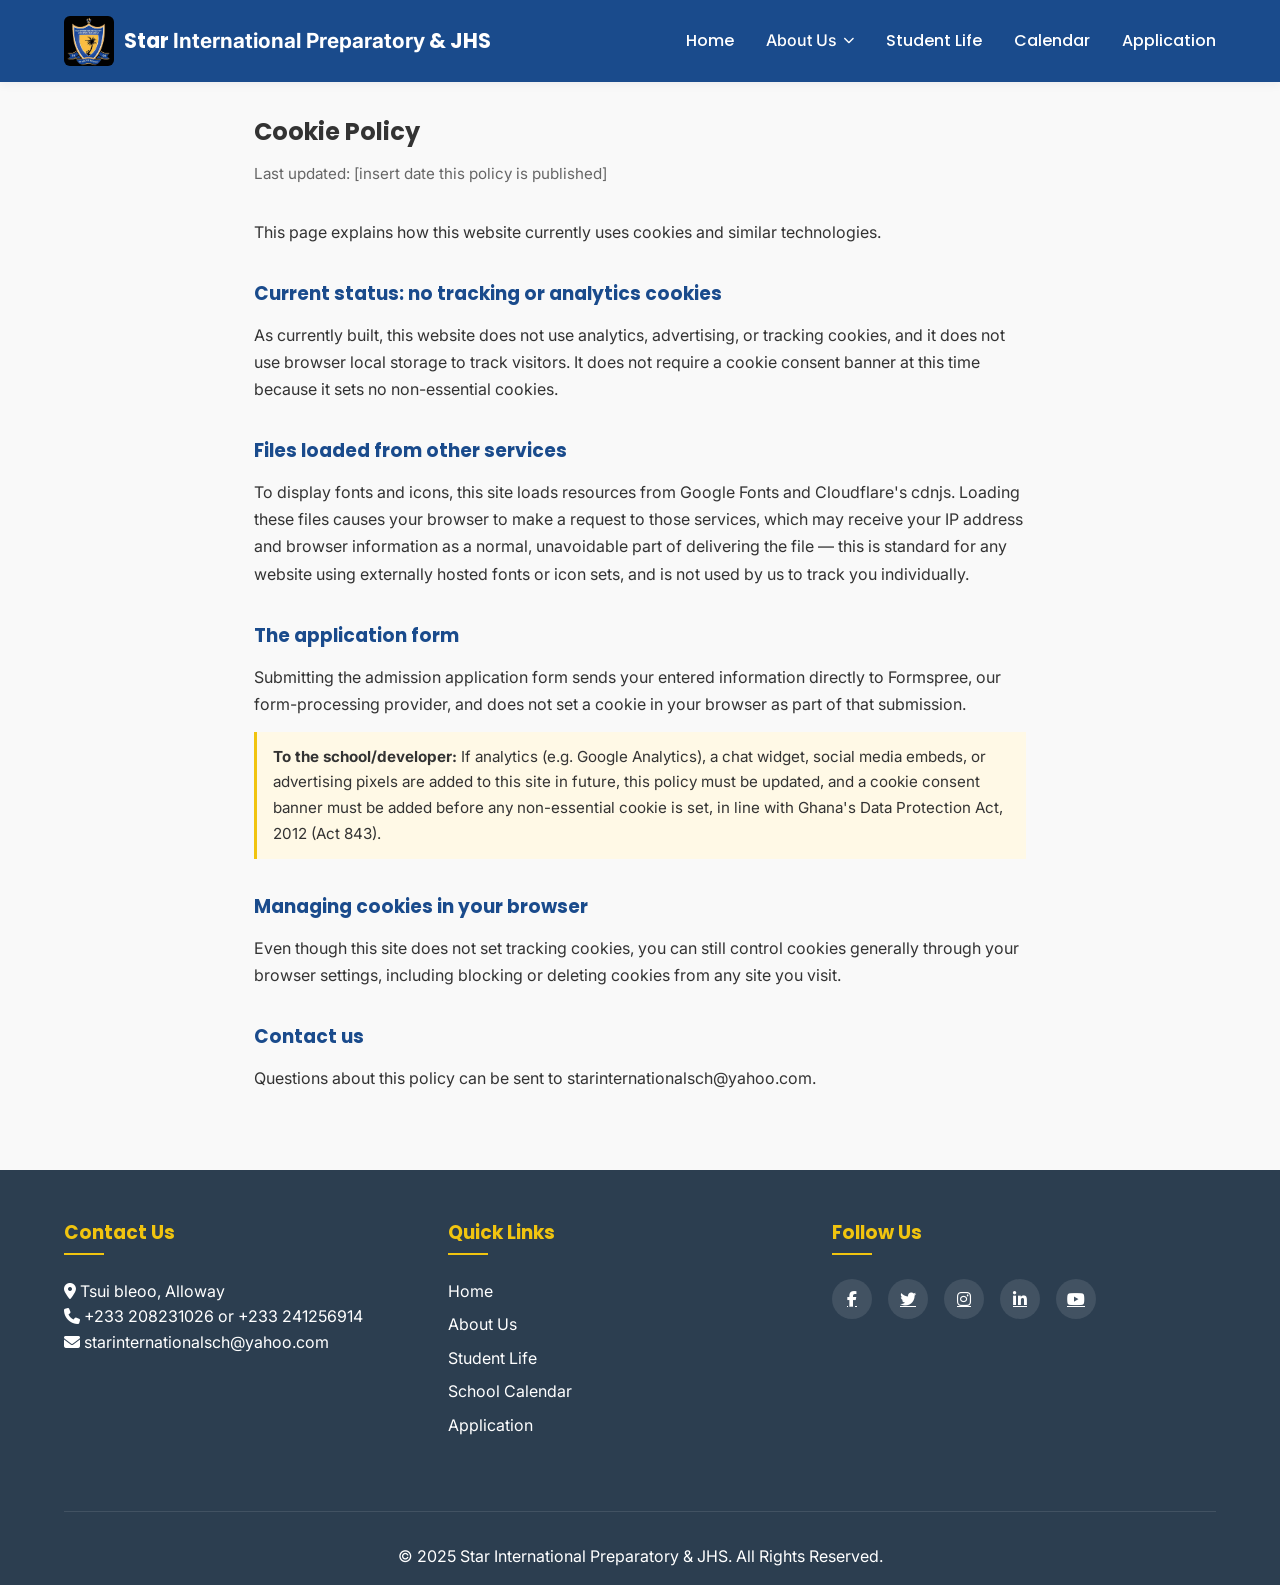
<file: cookie-policy.html>
<!DOCTYPE html>
<html lang="en">
<head>
    <meta charset="UTF-8">
    <meta name="viewport" content="width=device-width, initial-scale=1.0">
    <title>Cookie Policy - Star International Preparatory & JHS</title>
    <link rel="stylesheet" href="https://cdnjs.cloudflare.com/ajax/libs/font-awesome/6.4.0/css/all.min.css">
    <link rel="stylesheet" href="Style.css">
</head>
<body>
    <a href="#main-content" class="skip-link">Skip to main content</a>
    <!-- Header & Navigation -->
    <header>
		<div class="container header-container">
            <div class="logo">
                <img src="whatsapp-image-2025-11-06-01.48.28_304627c5.jpg" alt="Star International Preparatory School Logo" class="school-logo">
                <h1>Star <span>International Preparatory</span> & JHS</h1>
            </div>
            <nav>
                <button class="mobile-menu-btn" aria-label="Toggle navigation menu" aria-expanded="false" aria-controls="primary-nav">
                    <i class="fas fa-bars" aria-hidden="true"></i>
                </button>
                <ul id="primary-nav">
                    <li><a href="index.html" class="nav-link">Home</a></li>
                    <li class="has-submenu">
                        <button class="nav-link submenu-toggle" type="button" aria-expanded="false" aria-controls="about-submenu">
                            About Us <i class="fas fa-chevron-down" aria-hidden="true"></i>
                        </button>
                        <ul class="submenu" id="about-submenu">
                            <li><a href="about.html">About Us</a></li>
                            <li><a href="privacy-policy.html">Privacy Policy</a></li>
                            <li><a href="terms.html">Terms & Conditions</a></li>
                            <li><a href="cookie-policy.html">Cookie Policy</a></li>
                            <li><a href="refund-policy.html">Refund Policy</a></li>
                        </ul>
                    </li>
                    <li><a href="students.html" class="nav-link">Student Life</a></li>
                    <li><a href="calendar.html" class="nav-link">Calendar</a></li>
                    <li><a href="application.html" class="nav-link">Application</a></li>
                </ul>
            </nav>
        </div>
    </header>

    <main id="main-content" class="legal-content">
        <h2>Cookie Policy</h2>
        <p class="legal-updated">Last updated: [insert date this policy is published]</p>

        <p>This page explains how this website currently uses cookies and similar technologies.</p>

        <h3>Current status: no tracking or analytics cookies</h3>
        <p>As currently built, this website does not use analytics, advertising, or tracking cookies, and it does not use browser local storage to track visitors. It does not require a cookie consent banner at this time because it sets no non-essential cookies.</p>

        <h3>Files loaded from other services</h3>
        <p>To display fonts and icons, this site loads resources from Google Fonts and Cloudflare's cdnjs. Loading these files causes your browser to make a request to those services, which may receive your IP address and browser information as a normal, unavoidable part of delivering the file — this is standard for any website using externally hosted fonts or icon sets, and is not used by us to track you individually.</p>

        <h3>The application form</h3>
        <p>Submitting the admission application form sends your entered information directly to Formspree, our form-processing provider, and does not set a cookie in your browser as part of that submission.</p>

        <div class="legal-placeholder"><strong>To the school/developer:</strong> If analytics (e.g. Google Analytics), a chat widget, social media embeds, or advertising pixels are added to this site in future, this policy must be updated, and a cookie consent banner must be added before any non-essential cookie is set, in line with Ghana's Data Protection Act, 2012 (Act 843).</div>

        <h3>Managing cookies in your browser</h3>
        <p>Even though this site does not set tracking cookies, you can still control cookies generally through your browser settings, including blocking or deleting cookies from any site you visit.</p>

        <h3>Contact us</h3>
        <p>Questions about this policy can be sent to starinternationalsch@yahoo.com.</p>
    </main>

    <footer>
        <div class="container">
            <div class="footer-content">
                <div class="footer-column">
                    <h3>Contact Us</h3>
                    <p><i class="fas fa-map-marker-alt"></i> Tsui bleoo, Alloway</p>
                    <p><i class="fas fa-phone"></i> +233 208231026 or +233 241256914</p>
                    <p><i class="fas fa-envelope"></i> starinternationalsch@yahoo.com</p>
                </div>
                
                <div class="footer-column">
                    <h3>Quick Links</h3>
                    <ul>
                        <li><a href="index.html">Home</a></li>
                        <li><a href="about.html">About Us</a></li>
                        <li><a href="students.html">Student Life</a></li>
                        <li><a href="calendar.html">School Calendar</a></li>
                        <li><a href="application.html">Application</a></li>
                    </ul>
                </div>
                
                <div class="footer-column">
                    <h3>Follow Us</h3>
                    <div class="social-links">
                        <a href="#" aria-label="Facebook (link coming soon)"><i class="fab fa-facebook-f" aria-hidden="true"></i></a>
                        <a href="#" aria-label="Twitter (link coming soon)"><i class="fab fa-twitter" aria-hidden="true"></i></a>
                        <a href="#" aria-label="Instagram (link coming soon)"><i class="fab fa-instagram" aria-hidden="true"></i></a>
                        <a href="#" aria-label="LinkedIn (link coming soon)"><i class="fab fa-linkedin-in" aria-hidden="true"></i></a>
                        <a href="#" aria-label="YouTube (link coming soon)"><i class="fab fa-youtube" aria-hidden="true"></i></a>
                    </div>
                </div>
            </div>
            
            <div class="copyright">
                <p>&copy; 2025 Star International Preparatory & JHS. All Rights Reserved.</p>
            </div>
        </div>
    </footer>

    <script>
        document.addEventListener('DOMContentLoaded', function() {
            const mobileMenuBtn = document.querySelector('.mobile-menu-btn');
            const navMenu = document.querySelector('nav ul');
            mobileMenuBtn.addEventListener('click', function() {
                const isOpen = navMenu.classList.toggle('show');
                mobileMenuBtn.setAttribute('aria-expanded', isOpen ? 'true' : 'false');
            });

            // Submenu toggle (About Us > legal pages)
            document.querySelectorAll('.submenu-toggle').forEach(function(toggleBtn) {
                const submenu = document.getElementById(toggleBtn.getAttribute('aria-controls'));
                toggleBtn.addEventListener('click', function(e) {
                    e.preventDefault();
                    const isOpen = submenu.classList.toggle('show');
                    toggleBtn.setAttribute('aria-expanded', isOpen ? 'true' : 'false');
                });
            });

            document.addEventListener('click', function(e) {
                document.querySelectorAll('.submenu.show').forEach(function(sm) {
                    const btn = document.querySelector('[aria-controls="' + sm.id + '"]');
                    if (!sm.contains(e.target) && btn && !btn.contains(e.target)) {
                        sm.classList.remove('show');
                        btn.setAttribute('aria-expanded', 'false');
                    }
                });
            });
        });
    </script>
</body>
</html>
</file>
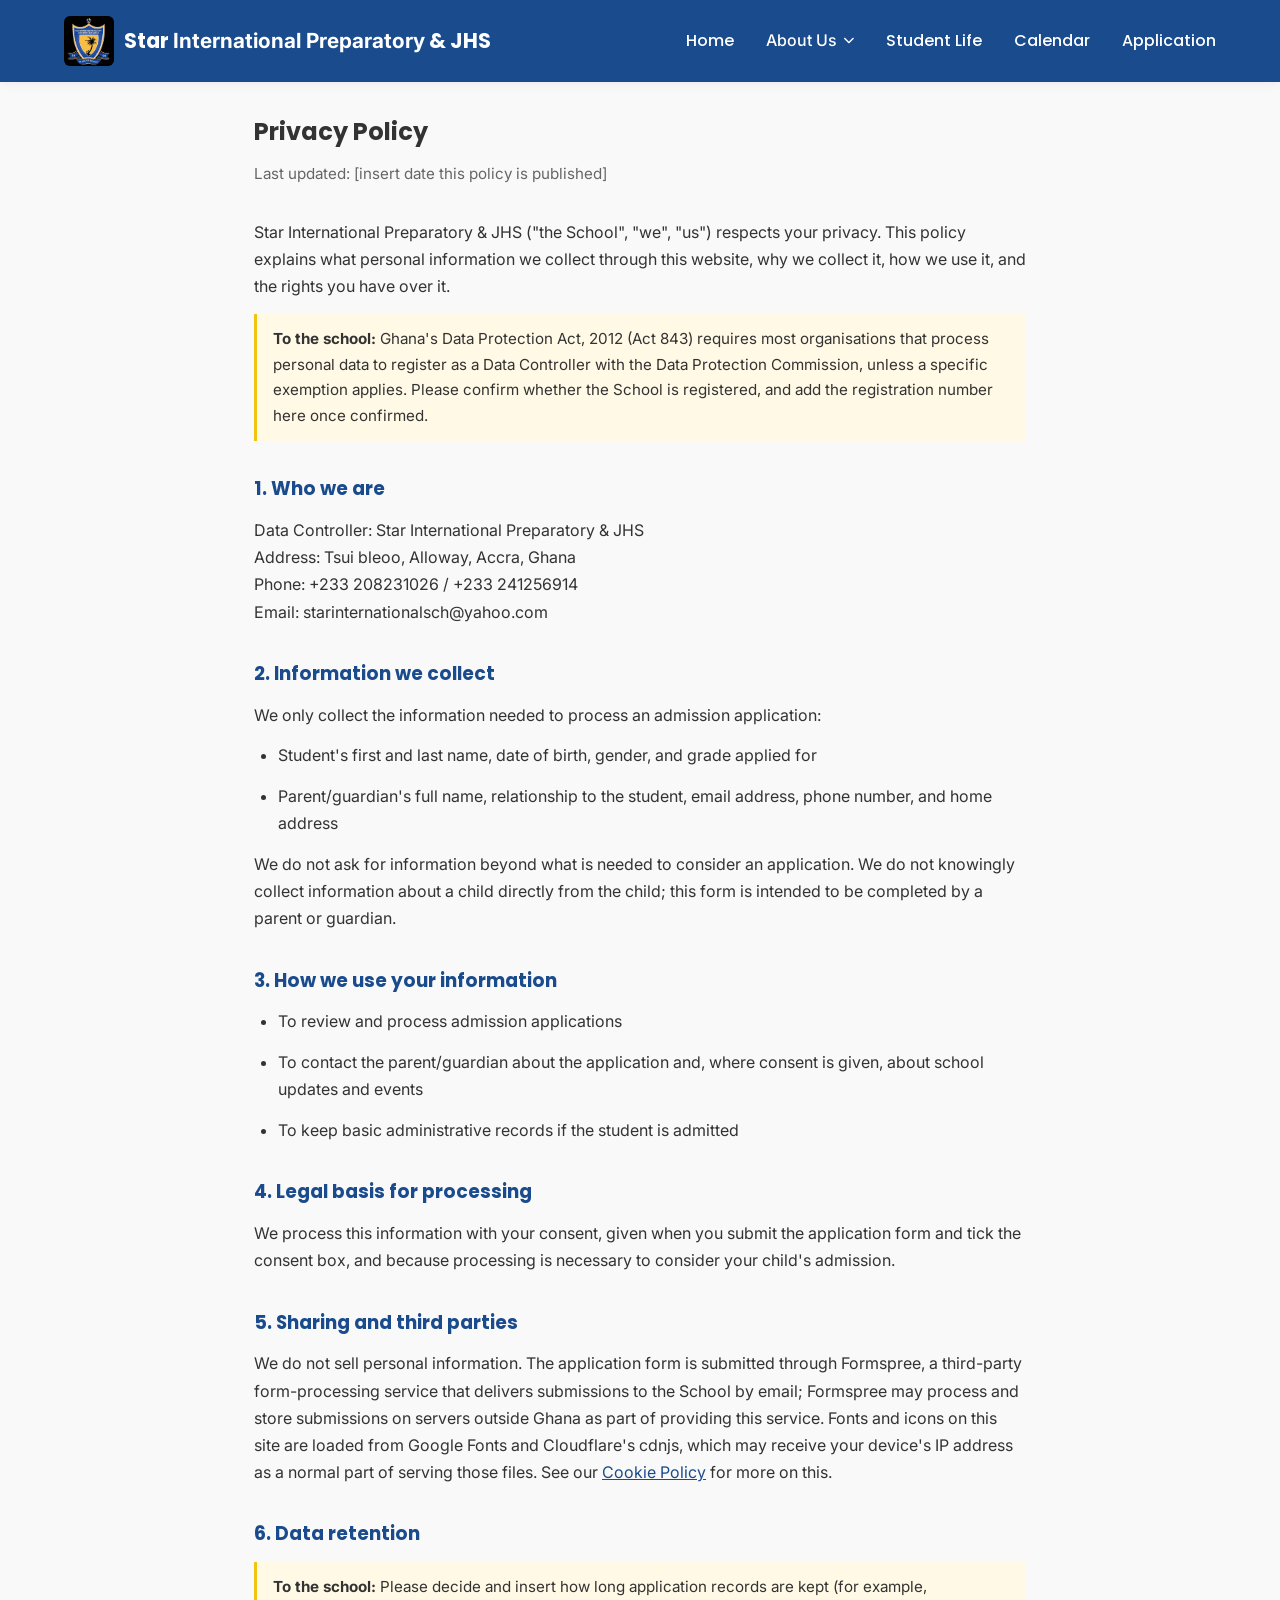
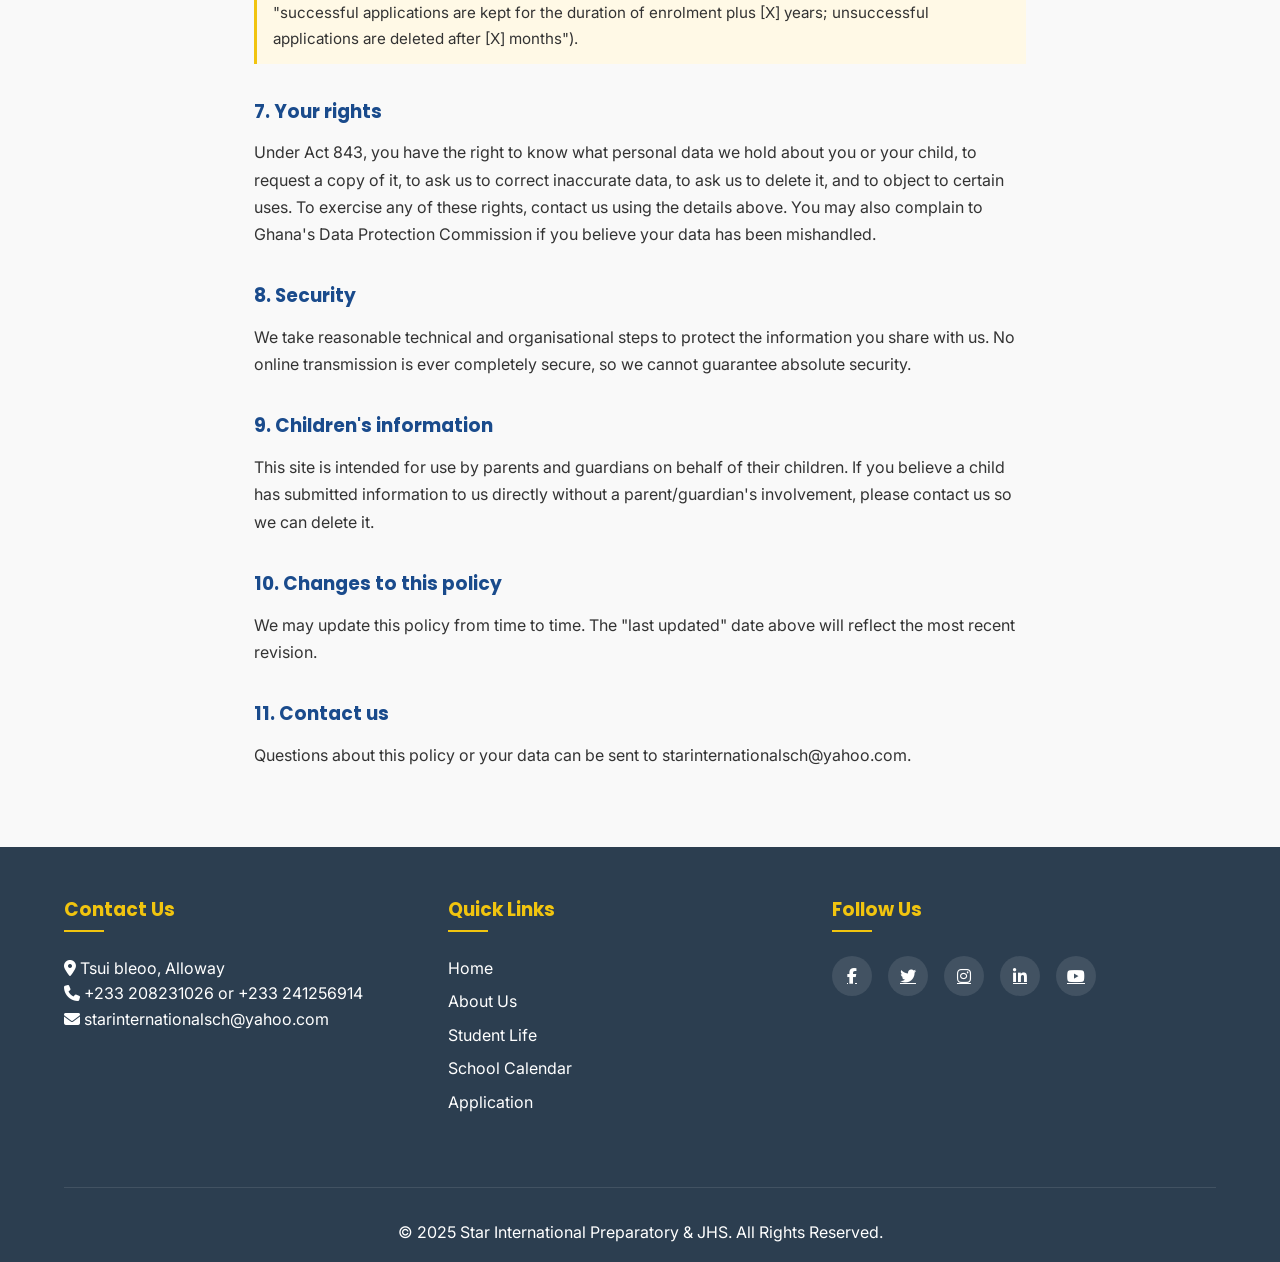
<file: privacy-policy.html>
<!DOCTYPE html>
<html lang="en">
<head>
    <meta charset="UTF-8">
    <meta name="viewport" content="width=device-width, initial-scale=1.0">
    <title>Privacy Policy - Star International Preparatory & JHS</title>
    <link rel="stylesheet" href="https://cdnjs.cloudflare.com/ajax/libs/font-awesome/6.4.0/css/all.min.css">
    <link rel="stylesheet" href="Style.css">
</head>
<body>
    <a href="#main-content" class="skip-link">Skip to main content</a>
    <!-- Header & Navigation -->
    <header>
		<div class="container header-container">
            <div class="logo">
                <img src="whatsapp-image-2025-11-06-01.48.28_304627c5.jpg" alt="Star International Preparatory School Logo" class="school-logo">
                <h1>Star <span>International Preparatory</span> & JHS</h1>
            </div>
            <nav>
                <button class="mobile-menu-btn" aria-label="Toggle navigation menu" aria-expanded="false" aria-controls="primary-nav">
                    <i class="fas fa-bars" aria-hidden="true"></i>
                </button>
                <ul id="primary-nav">
                    <li><a href="index.html" class="nav-link">Home</a></li>
                    <li class="has-submenu">
                        <button class="nav-link submenu-toggle" type="button" aria-expanded="false" aria-controls="about-submenu">
                            About Us <i class="fas fa-chevron-down" aria-hidden="true"></i>
                        </button>
                        <ul class="submenu" id="about-submenu">
                            <li><a href="about.html">About Us</a></li>
                            <li><a href="privacy-policy.html">Privacy Policy</a></li>
                            <li><a href="terms.html">Terms & Conditions</a></li>
                            <li><a href="cookie-policy.html">Cookie Policy</a></li>
                            <li><a href="refund-policy.html">Refund Policy</a></li>
                        </ul>
                    </li>
                    <li><a href="students.html" class="nav-link">Student Life</a></li>
                    <li><a href="calendar.html" class="nav-link">Calendar</a></li>
                    <li><a href="application.html" class="nav-link">Application</a></li>
                </ul>
            </nav>
        </div>
    </header>

    <main id="main-content" class="legal-content">
        <h2>Privacy Policy</h2>
        <p class="legal-updated">Last updated: [insert date this policy is published]</p>

        <p>Star International Preparatory & JHS ("the School", "we", "us") respects your privacy. This policy explains what personal information we collect through this website, why we collect it, how we use it, and the rights you have over it.</p>

        <div class="legal-placeholder"><strong>To the school:</strong> Ghana's Data Protection Act, 2012 (Act 843) requires most organisations that process personal data to register as a Data Controller with the Data Protection Commission, unless a specific exemption applies. Please confirm whether the School is registered, and add the registration number here once confirmed.</div>

        <h3>1. Who we are</h3>
        <p>Data Controller: Star International Preparatory & JHS<br>
        Address: Tsui bleoo, Alloway, Accra, Ghana<br>
        Phone: +233 208231026 / +233 241256914<br>
        Email: starinternationalsch@yahoo.com</p>

        <h3>2. Information we collect</h3>
        <p>We only collect the information needed to process an admission application:</p>
        <ul>
            <li>Student's first and last name, date of birth, gender, and grade applied for</li>
            <li>Parent/guardian's full name, relationship to the student, email address, phone number, and home address</li>
        </ul>
        <p>We do not ask for information beyond what is needed to consider an application. We do not knowingly collect information about a child directly from the child; this form is intended to be completed by a parent or guardian.</p>

        <h3>3. How we use your information</h3>
        <ul>
            <li>To review and process admission applications</li>
            <li>To contact the parent/guardian about the application and, where consent is given, about school updates and events</li>
            <li>To keep basic administrative records if the student is admitted</li>
        </ul>

        <h3>4. Legal basis for processing</h3>
        <p>We process this information with your consent, given when you submit the application form and tick the consent box, and because processing is necessary to consider your child's admission.</p>

        <h3>5. Sharing and third parties</h3>
        <p>We do not sell personal information. The application form is submitted through Formspree, a third-party form-processing service that delivers submissions to the School by email; Formspree may process and store submissions on servers outside Ghana as part of providing this service. Fonts and icons on this site are loaded from Google Fonts and Cloudflare's cdnjs, which may receive your device's IP address as a normal part of serving those files. See our <a href="cookie-policy.html">Cookie Policy</a> for more on this.</p>

        <h3>6. Data retention</h3>
        <div class="legal-placeholder"><strong>To the school:</strong> Please decide and insert how long application records are kept (for example, "successful applications are kept for the duration of enrolment plus [X] years; unsuccessful applications are deleted after [X] months").</div>

        <h3>7. Your rights</h3>
        <p>Under Act 843, you have the right to know what personal data we hold about you or your child, to request a copy of it, to ask us to correct inaccurate data, to ask us to delete it, and to object to certain uses. To exercise any of these rights, contact us using the details above. You may also complain to Ghana's Data Protection Commission if you believe your data has been mishandled.</p>

        <h3>8. Security</h3>
        <p>We take reasonable technical and organisational steps to protect the information you share with us. No online transmission is ever completely secure, so we cannot guarantee absolute security.</p>

        <h3>9. Children's information</h3>
        <p>This site is intended for use by parents and guardians on behalf of their children. If you believe a child has submitted information to us directly without a parent/guardian's involvement, please contact us so we can delete it.</p>

        <h3>10. Changes to this policy</h3>
        <p>We may update this policy from time to time. The "last updated" date above will reflect the most recent revision.</p>

        <h3>11. Contact us</h3>
        <p>Questions about this policy or your data can be sent to starinternationalsch@yahoo.com.</p>
    </main>

    <footer>
        <div class="container">
            <div class="footer-content">
                <div class="footer-column">
                    <h3>Contact Us</h3>
                    <p><i class="fas fa-map-marker-alt"></i> Tsui bleoo, Alloway</p>
                    <p><i class="fas fa-phone"></i> +233 208231026 or +233 241256914</p>
                    <p><i class="fas fa-envelope"></i> starinternationalsch@yahoo.com</p>
                </div>
                
                <div class="footer-column">
                    <h3>Quick Links</h3>
                    <ul>
                        <li><a href="index.html">Home</a></li>
                        <li><a href="about.html">About Us</a></li>
                        <li><a href="students.html">Student Life</a></li>
                        <li><a href="calendar.html">School Calendar</a></li>
                        <li><a href="application.html">Application</a></li>
                    </ul>
                </div>
                
                <div class="footer-column">
                    <h3>Follow Us</h3>
                    <div class="social-links">
                        <a href="#" aria-label="Facebook (link coming soon)"><i class="fab fa-facebook-f" aria-hidden="true"></i></a>
                        <a href="#" aria-label="Twitter (link coming soon)"><i class="fab fa-twitter" aria-hidden="true"></i></a>
                        <a href="#" aria-label="Instagram (link coming soon)"><i class="fab fa-instagram" aria-hidden="true"></i></a>
                        <a href="#" aria-label="LinkedIn (link coming soon)"><i class="fab fa-linkedin-in" aria-hidden="true"></i></a>
                        <a href="#" aria-label="YouTube (link coming soon)"><i class="fab fa-youtube" aria-hidden="true"></i></a>
                    </div>
                </div>
            </div>
            
            <div class="copyright">
                <p>&copy; 2025 Star International Preparatory & JHS. All Rights Reserved.</p>
            </div>
        </div>
    </footer>

    <script>
        document.addEventListener('DOMContentLoaded', function() {
            const mobileMenuBtn = document.querySelector('.mobile-menu-btn');
            const navMenu = document.querySelector('nav ul');
            mobileMenuBtn.addEventListener('click', function() {
                const isOpen = navMenu.classList.toggle('show');
                mobileMenuBtn.setAttribute('aria-expanded', isOpen ? 'true' : 'false');
            });

            // Submenu toggle (About Us > legal pages)
            document.querySelectorAll('.submenu-toggle').forEach(function(toggleBtn) {
                const submenu = document.getElementById(toggleBtn.getAttribute('aria-controls'));
                toggleBtn.addEventListener('click', function(e) {
                    e.preventDefault();
                    const isOpen = submenu.classList.toggle('show');
                    toggleBtn.setAttribute('aria-expanded', isOpen ? 'true' : 'false');
                });
            });

            document.addEventListener('click', function(e) {
                document.querySelectorAll('.submenu.show').forEach(function(sm) {
                    const btn = document.querySelector('[aria-controls="' + sm.id + '"]');
                    if (!sm.contains(e.target) && btn && !btn.contains(e.target)) {
                        sm.classList.remove('show');
                        btn.setAttribute('aria-expanded', 'false');
                    }
                });
            });
        });
    </script>
</body>
</html>
</file>
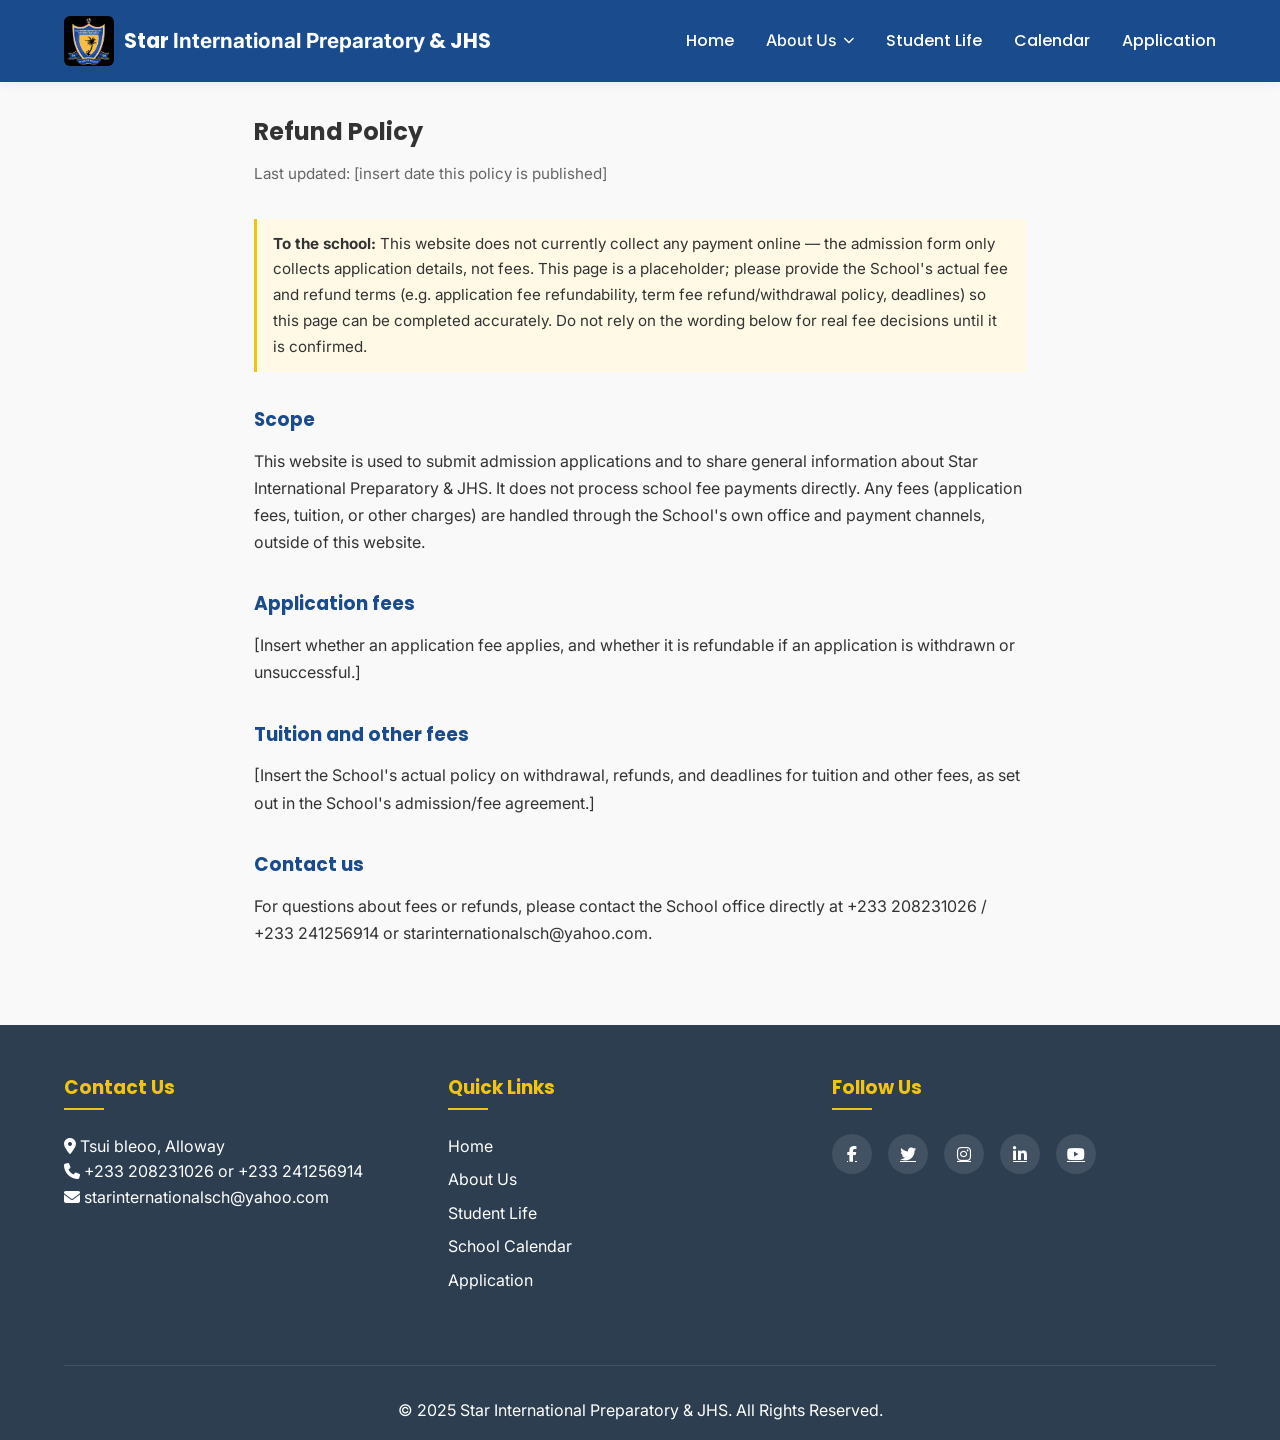
<file: refund-policy.html>
<!DOCTYPE html>
<html lang="en">
<head>
    <meta charset="UTF-8">
    <meta name="viewport" content="width=device-width, initial-scale=1.0">
    <title>Refund Policy - Star International Preparatory & JHS</title>
    <link rel="stylesheet" href="https://cdnjs.cloudflare.com/ajax/libs/font-awesome/6.4.0/css/all.min.css">
    <link rel="stylesheet" href="Style.css">
</head>
<body>
    <a href="#main-content" class="skip-link">Skip to main content</a>
    <!-- Header & Navigation -->
    <header>
		<div class="container header-container">
            <div class="logo">
                <img src="whatsapp-image-2025-11-06-01.48.28_304627c5.jpg" alt="Star International Preparatory School Logo" class="school-logo">
                <h1>Star <span>International Preparatory</span> & JHS</h1>
            </div>
            <nav>
                <button class="mobile-menu-btn" aria-label="Toggle navigation menu" aria-expanded="false" aria-controls="primary-nav">
                    <i class="fas fa-bars" aria-hidden="true"></i>
                </button>
                <ul id="primary-nav">
                    <li><a href="index.html" class="nav-link">Home</a></li>
                    <li class="has-submenu">
                        <button class="nav-link submenu-toggle" type="button" aria-expanded="false" aria-controls="about-submenu">
                            About Us <i class="fas fa-chevron-down" aria-hidden="true"></i>
                        </button>
                        <ul class="submenu" id="about-submenu">
                            <li><a href="about.html">About Us</a></li>
                            <li><a href="privacy-policy.html">Privacy Policy</a></li>
                            <li><a href="terms.html">Terms & Conditions</a></li>
                            <li><a href="cookie-policy.html">Cookie Policy</a></li>
                            <li><a href="refund-policy.html">Refund Policy</a></li>
                        </ul>
                    </li>
                    <li><a href="students.html" class="nav-link">Student Life</a></li>
                    <li><a href="calendar.html" class="nav-link">Calendar</a></li>
                    <li><a href="application.html" class="nav-link">Application</a></li>
                </ul>
            </nav>
        </div>
    </header>

    <main id="main-content" class="legal-content">
        <h2>Refund Policy</h2>
        <p class="legal-updated">Last updated: [insert date this policy is published]</p>

        <div class="legal-placeholder"><strong>To the school:</strong> This website does not currently collect any payment online — the admission form only collects application details, not fees. This page is a placeholder; please provide the School's actual fee and refund terms (e.g. application fee refundability, term fee refund/withdrawal policy, deadlines) so this page can be completed accurately. Do not rely on the wording below for real fee decisions until it is confirmed.</div>

        <h3>Scope</h3>
        <p>This website is used to submit admission applications and to share general information about Star International Preparatory & JHS. It does not process school fee payments directly. Any fees (application fees, tuition, or other charges) are handled through the School's own office and payment channels, outside of this website.</p>

        <h3>Application fees</h3>
        <p>[Insert whether an application fee applies, and whether it is refundable if an application is withdrawn or unsuccessful.]</p>

        <h3>Tuition and other fees</h3>
        <p>[Insert the School's actual policy on withdrawal, refunds, and deadlines for tuition and other fees, as set out in the School's admission/fee agreement.]</p>

        <h3>Contact us</h3>
        <p>For questions about fees or refunds, please contact the School office directly at +233 208231026 / +233 241256914 or starinternationalsch@yahoo.com.</p>
    </main>

    <footer>
        <div class="container">
            <div class="footer-content">
                <div class="footer-column">
                    <h3>Contact Us</h3>
                    <p><i class="fas fa-map-marker-alt"></i> Tsui bleoo, Alloway</p>
                    <p><i class="fas fa-phone"></i> +233 208231026 or +233 241256914</p>
                    <p><i class="fas fa-envelope"></i> starinternationalsch@yahoo.com</p>
                </div>
                
                <div class="footer-column">
                    <h3>Quick Links</h3>
                    <ul>
                        <li><a href="index.html">Home</a></li>
                        <li><a href="about.html">About Us</a></li>
                        <li><a href="students.html">Student Life</a></li>
                        <li><a href="calendar.html">School Calendar</a></li>
                        <li><a href="application.html">Application</a></li>
                    </ul>
                </div>
                
                <div class="footer-column">
                    <h3>Follow Us</h3>
                    <div class="social-links">
                        <a href="#" aria-label="Facebook (link coming soon)"><i class="fab fa-facebook-f" aria-hidden="true"></i></a>
                        <a href="#" aria-label="Twitter (link coming soon)"><i class="fab fa-twitter" aria-hidden="true"></i></a>
                        <a href="#" aria-label="Instagram (link coming soon)"><i class="fab fa-instagram" aria-hidden="true"></i></a>
                        <a href="#" aria-label="LinkedIn (link coming soon)"><i class="fab fa-linkedin-in" aria-hidden="true"></i></a>
                        <a href="#" aria-label="YouTube (link coming soon)"><i class="fab fa-youtube" aria-hidden="true"></i></a>
                    </div>
                </div>
            </div>
            
            <div class="copyright">
                <p>&copy; 2025 Star International Preparatory & JHS. All Rights Reserved.</p>
            </div>
        </div>
    </footer>

    <script>
        document.addEventListener('DOMContentLoaded', function() {
            const mobileMenuBtn = document.querySelector('.mobile-menu-btn');
            const navMenu = document.querySelector('nav ul');
            mobileMenuBtn.addEventListener('click', function() {
                const isOpen = navMenu.classList.toggle('show');
                mobileMenuBtn.setAttribute('aria-expanded', isOpen ? 'true' : 'false');
            });

            // Submenu toggle (About Us > legal pages)
            document.querySelectorAll('.submenu-toggle').forEach(function(toggleBtn) {
                const submenu = document.getElementById(toggleBtn.getAttribute('aria-controls'));
                toggleBtn.addEventListener('click', function(e) {
                    e.preventDefault();
                    const isOpen = submenu.classList.toggle('show');
                    toggleBtn.setAttribute('aria-expanded', isOpen ? 'true' : 'false');
                });
            });

            document.addEventListener('click', function(e) {
                document.querySelectorAll('.submenu.show').forEach(function(sm) {
                    const btn = document.querySelector('[aria-controls="' + sm.id + '"]');
                    if (!sm.contains(e.target) && btn && !btn.contains(e.target)) {
                        sm.classList.remove('show');
                        btn.setAttribute('aria-expanded', 'false');
                    }
                });
            });
        });
    </script>
</body>
</html>
</file>
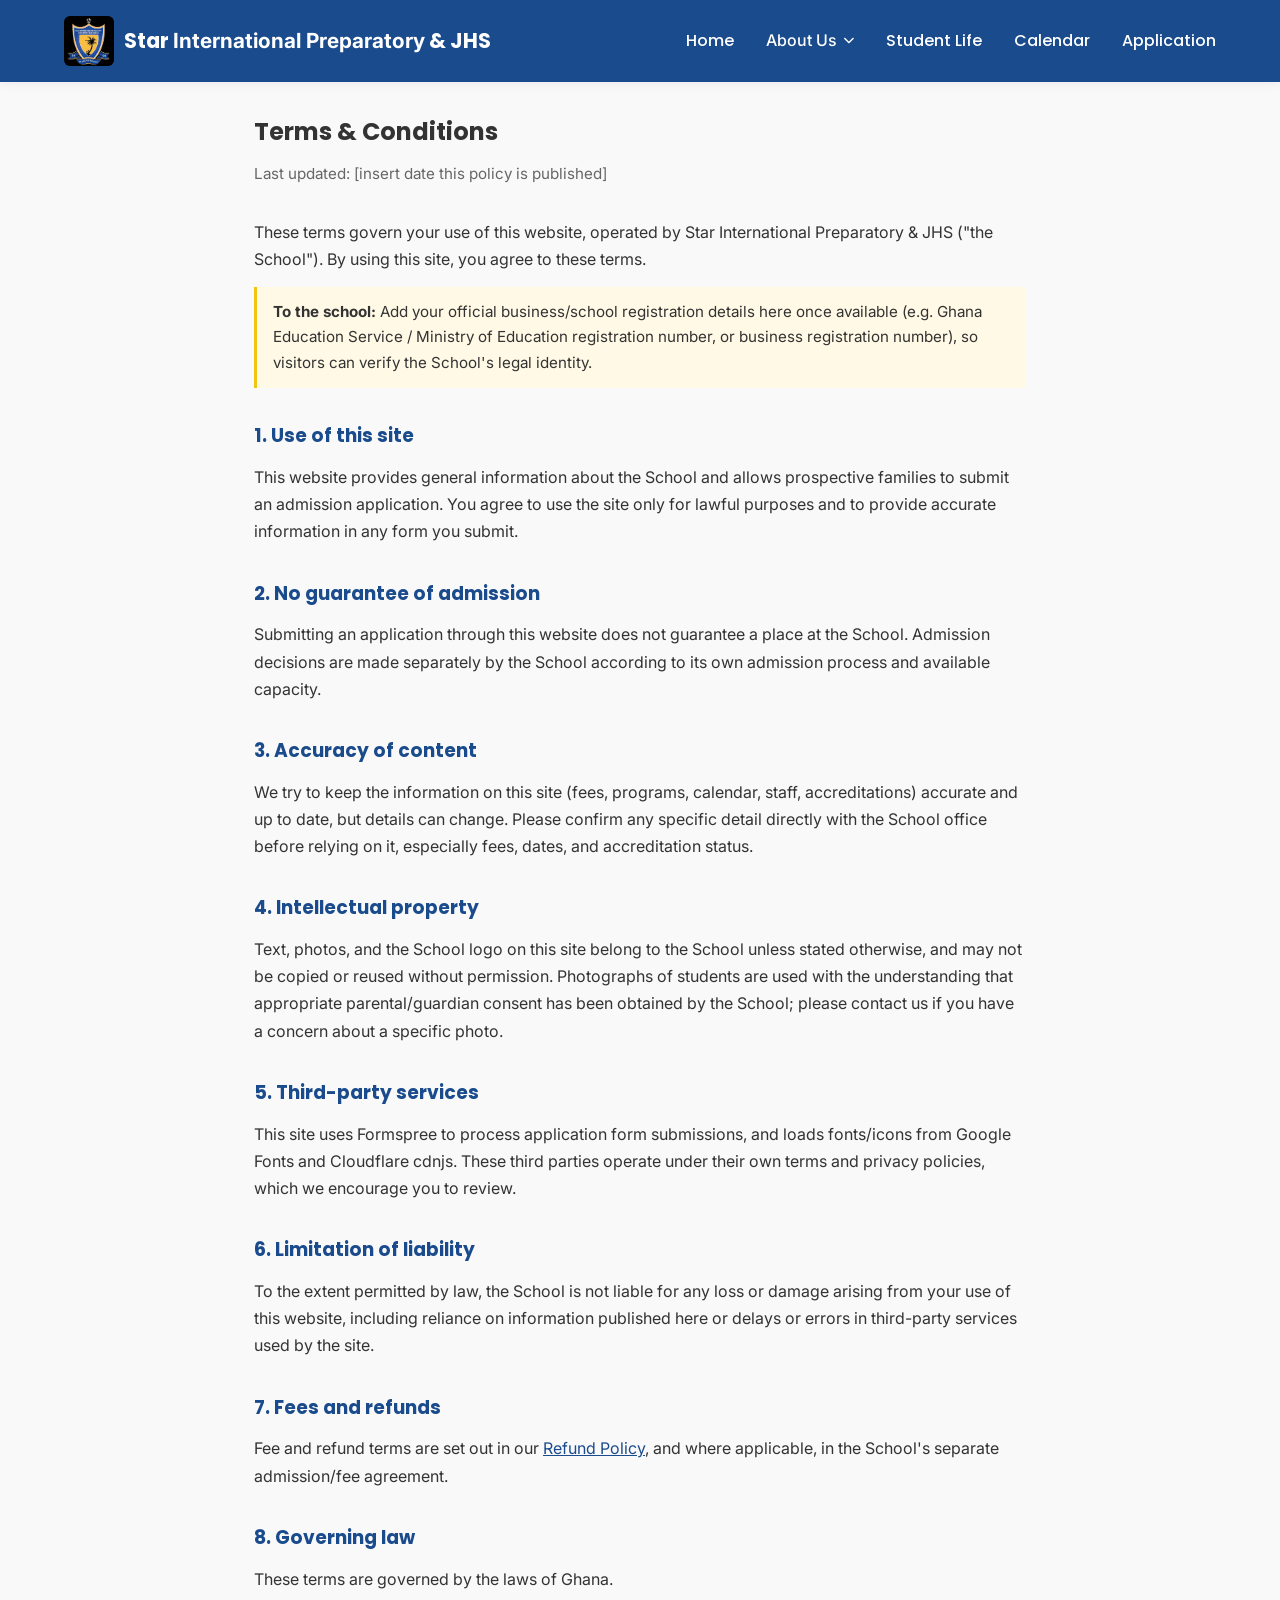
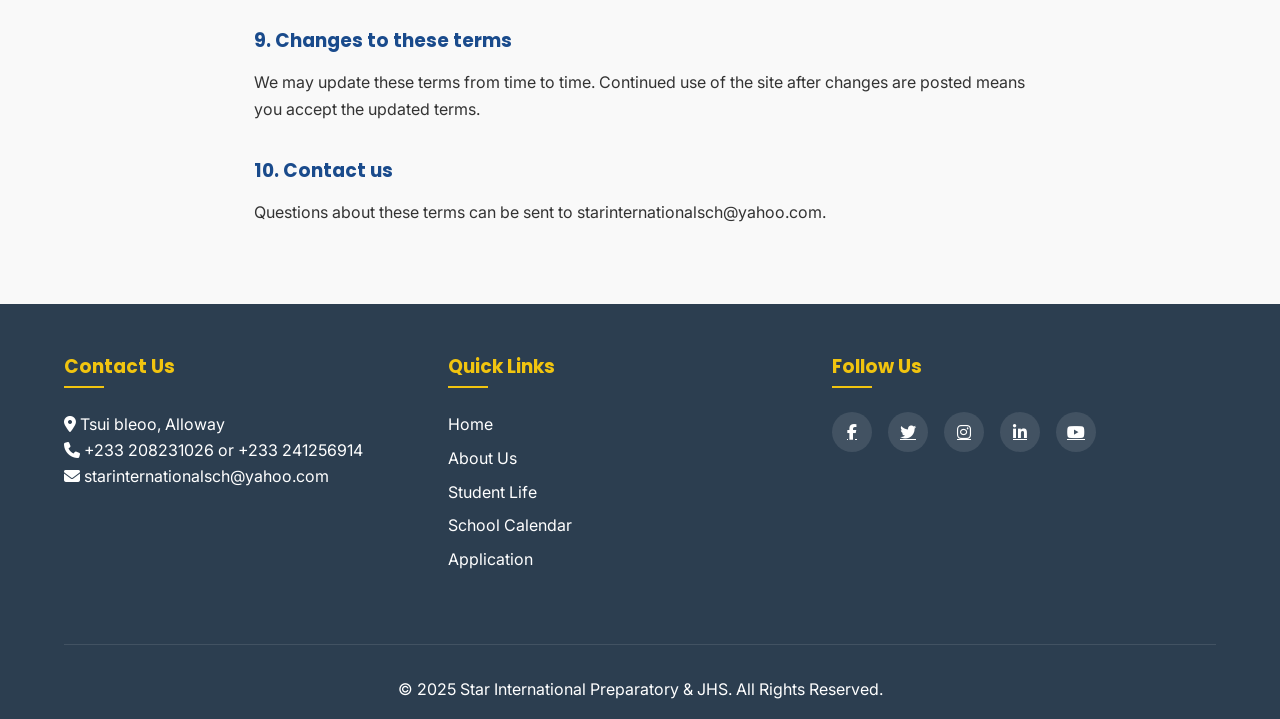
<file: terms.html>
<!DOCTYPE html>
<html lang="en">
<head>
    <meta charset="UTF-8">
    <meta name="viewport" content="width=device-width, initial-scale=1.0">
    <title>Terms & Conditions - Star International Preparatory & JHS</title>
    <link rel="stylesheet" href="https://cdnjs.cloudflare.com/ajax/libs/font-awesome/6.4.0/css/all.min.css">
    <link rel="stylesheet" href="Style.css">
</head>
<body>
    <a href="#main-content" class="skip-link">Skip to main content</a>
    <!-- Header & Navigation -->
    <header>
		<div class="container header-container">
            <div class="logo">
                <img src="whatsapp-image-2025-11-06-01.48.28_304627c5.jpg" alt="Star International Preparatory School Logo" class="school-logo">
                <h1>Star <span>International Preparatory</span> & JHS</h1>
            </div>
            <nav>
                <button class="mobile-menu-btn" aria-label="Toggle navigation menu" aria-expanded="false" aria-controls="primary-nav">
                    <i class="fas fa-bars" aria-hidden="true"></i>
                </button>
                <ul id="primary-nav">
                    <li><a href="index.html" class="nav-link">Home</a></li>
                    <li class="has-submenu">
                        <button class="nav-link submenu-toggle" type="button" aria-expanded="false" aria-controls="about-submenu">
                            About Us <i class="fas fa-chevron-down" aria-hidden="true"></i>
                        </button>
                        <ul class="submenu" id="about-submenu">
                            <li><a href="about.html">About Us</a></li>
                            <li><a href="privacy-policy.html">Privacy Policy</a></li>
                            <li><a href="terms.html">Terms & Conditions</a></li>
                            <li><a href="cookie-policy.html">Cookie Policy</a></li>
                            <li><a href="refund-policy.html">Refund Policy</a></li>
                        </ul>
                    </li>
                    <li><a href="students.html" class="nav-link">Student Life</a></li>
                    <li><a href="calendar.html" class="nav-link">Calendar</a></li>
                    <li><a href="application.html" class="nav-link">Application</a></li>
                </ul>
            </nav>
        </div>
    </header>

    <main id="main-content" class="legal-content">
        <h2>Terms &amp; Conditions</h2>
        <p class="legal-updated">Last updated: [insert date this policy is published]</p>

        <p>These terms govern your use of this website, operated by Star International Preparatory & JHS ("the School"). By using this site, you agree to these terms.</p>

        <div class="legal-placeholder"><strong>To the school:</strong> Add your official business/school registration details here once available (e.g. Ghana Education Service / Ministry of Education registration number, or business registration number), so visitors can verify the School's legal identity.</div>

        <h3>1. Use of this site</h3>
        <p>This website provides general information about the School and allows prospective families to submit an admission application. You agree to use the site only for lawful purposes and to provide accurate information in any form you submit.</p>

        <h3>2. No guarantee of admission</h3>
        <p>Submitting an application through this website does not guarantee a place at the School. Admission decisions are made separately by the School according to its own admission process and available capacity.</p>

        <h3>3. Accuracy of content</h3>
        <p>We try to keep the information on this site (fees, programs, calendar, staff, accreditations) accurate and up to date, but details can change. Please confirm any specific detail directly with the School office before relying on it, especially fees, dates, and accreditation status.</p>

        <h3>4. Intellectual property</h3>
        <p>Text, photos, and the School logo on this site belong to the School unless stated otherwise, and may not be copied or reused without permission. Photographs of students are used with the understanding that appropriate parental/guardian consent has been obtained by the School; please contact us if you have a concern about a specific photo.</p>

        <h3>5. Third-party services</h3>
        <p>This site uses Formspree to process application form submissions, and loads fonts/icons from Google Fonts and Cloudflare cdnjs. These third parties operate under their own terms and privacy policies, which we encourage you to review.</p>

        <h3>6. Limitation of liability</h3>
        <p>To the extent permitted by law, the School is not liable for any loss or damage arising from your use of this website, including reliance on information published here or delays or errors in third-party services used by the site.</p>

        <h3>7. Fees and refunds</h3>
        <p>Fee and refund terms are set out in our <a href="refund-policy.html">Refund Policy</a>, and where applicable, in the School's separate admission/fee agreement.</p>

        <h3>8. Governing law</h3>
        <p>These terms are governed by the laws of Ghana.</p>

        <h3>9. Changes to these terms</h3>
        <p>We may update these terms from time to time. Continued use of the site after changes are posted means you accept the updated terms.</p>

        <h3>10. Contact us</h3>
        <p>Questions about these terms can be sent to starinternationalsch@yahoo.com.</p>
    </main>

    <footer>
        <div class="container">
            <div class="footer-content">
                <div class="footer-column">
                    <h3>Contact Us</h3>
                    <p><i class="fas fa-map-marker-alt"></i> Tsui bleoo, Alloway</p>
                    <p><i class="fas fa-phone"></i> +233 208231026 or +233 241256914</p>
                    <p><i class="fas fa-envelope"></i> starinternationalsch@yahoo.com</p>
                </div>
                
                <div class="footer-column">
                    <h3>Quick Links</h3>
                    <ul>
                        <li><a href="index.html">Home</a></li>
                        <li><a href="about.html">About Us</a></li>
                        <li><a href="students.html">Student Life</a></li>
                        <li><a href="calendar.html">School Calendar</a></li>
                        <li><a href="application.html">Application</a></li>
                    </ul>
                </div>
                
                <div class="footer-column">
                    <h3>Follow Us</h3>
                    <div class="social-links">
                        <a href="#" aria-label="Facebook (link coming soon)"><i class="fab fa-facebook-f" aria-hidden="true"></i></a>
                        <a href="#" aria-label="Twitter (link coming soon)"><i class="fab fa-twitter" aria-hidden="true"></i></a>
                        <a href="#" aria-label="Instagram (link coming soon)"><i class="fab fa-instagram" aria-hidden="true"></i></a>
                        <a href="#" aria-label="LinkedIn (link coming soon)"><i class="fab fa-linkedin-in" aria-hidden="true"></i></a>
                        <a href="#" aria-label="YouTube (link coming soon)"><i class="fab fa-youtube" aria-hidden="true"></i></a>
                    </div>
                </div>
            </div>
            
            <div class="copyright">
                <p>&copy; 2025 Star International Preparatory & JHS. All Rights Reserved.</p>
            </div>
        </div>
    </footer>

    <script>
        document.addEventListener('DOMContentLoaded', function() {
            const mobileMenuBtn = document.querySelector('.mobile-menu-btn');
            const navMenu = document.querySelector('nav ul');
            mobileMenuBtn.addEventListener('click', function() {
                const isOpen = navMenu.classList.toggle('show');
                mobileMenuBtn.setAttribute('aria-expanded', isOpen ? 'true' : 'false');
            });

            // Submenu toggle (About Us > legal pages)
            document.querySelectorAll('.submenu-toggle').forEach(function(toggleBtn) {
                const submenu = document.getElementById(toggleBtn.getAttribute('aria-controls'));
                toggleBtn.addEventListener('click', function(e) {
                    e.preventDefault();
                    const isOpen = submenu.classList.toggle('show');
                    toggleBtn.setAttribute('aria-expanded', isOpen ? 'true' : 'false');
                });
            });

            document.addEventListener('click', function(e) {
                document.querySelectorAll('.submenu.show').forEach(function(sm) {
                    const btn = document.querySelector('[aria-controls="' + sm.id + '"]');
                    if (!sm.contains(e.target) && btn && !btn.contains(e.target)) {
                        sm.classList.remove('show');
                        btn.setAttribute('aria-expanded', 'false');
                    }
                });
            });
        });
    </script>
</body>
</html>
</file>
<file: Style.css>
@import url('https://fonts.googleapis.com/css2?family=Poppins:wght@500;600;700;800&family=Inter:wght@400;500;600&display=swap');

 :root {
            --blue: #1a4b8c;
            --light-blue: #3498db;
            --yellow: #f1c40f;
            --light-yellow: #f9e79f;
            --dark: #2c3e50;
            --light: #ecf0f1;
            --radius-sm: 8px;
            --radius-md: 14px;
            --radius-lg: 20px;
            --shadow-sm: 0 2px 10px rgba(20, 30, 60, 0.06);
            --shadow-md: 0 10px 30px rgba(20, 30, 60, 0.10);
            --shadow-lg: 0 20px 50px rgba(20, 30, 60, 0.16);
            --ease: cubic-bezier(0.4, 0, 0.2, 1);
        }
        * {
            margin: 0;
            padding: 0;
            box-sizing: border-box;
            font-family: 'Inter', 'Segoe UI', Tahoma, Geneva, Verdana, sans-serif;
        }
        h1, h2, h3, h4, .section-title, .btn, nav ul li a, .logo {
            font-family: 'Poppins', 'Segoe UI', Tahoma, Geneva, Verdana, sans-serif;
        }
        :focus-visible {
            outline: 3px solid var(--light-blue);
            outline-offset: 2px;
        }
         html {
            scroll-behavior: smooth;
        }
        
        body {
            background-color: #f9f9f9;
            color: #333;
            line-height: 1.6;
        }
        
        .container {
            width: 90%;
            max-width: 1200px;
            margin: 0 auto;
        }
        
        section {
            padding: 5rem 0;
        }
 
        .btn {
            display: inline-block;
            background: var(--blue);
            color: white;
            padding: 13px 28px;
            border-radius: var(--radius-md);
            text-decoration: none;
            font-weight: 600;
            letter-spacing: 0.2px;
            transition: transform 0.25s var(--ease), box-shadow 0.25s var(--ease), background 0.25s var(--ease);
            border: none;
            cursor: pointer;
            box-shadow: var(--shadow-sm);
        }
        
        .btn:hover {
            background: var(--light-blue);
            transform: translateY(-3px);
            box-shadow: var(--shadow-md);
        }
        
        .btn-yellow {
            background: var(--yellow);
            color: var(--dark);
        }
        
        .btn-yellow:hover {
            background: var(--light-yellow);
        }
        
        .section-title {
            text-align: center;
            margin-bottom: 3rem;
            color: var(--blue);
            position: relative;
            font-weight: 700;
            letter-spacing: 0.2px;
        }
        
        .section-title:after {
            content: '';
            display: block;
            width: 70px;
            height: 4px;
            background: linear-gradient(90deg, var(--yellow), var(--light-yellow));
            margin: 14px auto;
            border-radius: 4px;
        }
        
        /* Header & Navigation */
        header {
            background: var(--blue);
            color: white;
            padding: 1rem 0;
            position: fixed;
            width: 100%;
            top: 0;
            z-index: 1000;
            box-shadow: var(--shadow-sm);
        }
        
        .header-container {
            display: flex;
            justify-content: space-between;
            align-items: center;
        }
        
        .logo {
            display: flex;
            align-items: center;
            font-weight: 600;
        }

        .logo h1 {
            font-size: 1.3rem;
            white-space: nowrap;
            line-height: 1.2;
        }
        
        .school-logo {
            height: 50px;
            width: auto;
            margin-right: 10px;
            border-radius: 6px;
        }
       
        nav ul {
            display: flex;
            list-style: none;
        }
        
        nav ul li {
            margin-left: 2rem;
        }
        
        nav ul li a {
            color: white;
            text-decoration: none;
            font-weight: 500;
            transition: color 0.2s;
            position: relative;
        }
        
        nav ul li a:hover {
            color: var(--yellow);
        }
        
        nav ul li a:after {
            content: '';
            position: absolute;
            width: 0;
            height: 2px;
            background: var(--yellow);
            left: 0;
            bottom: -5px;
            transition: width 0.2s;
        }
        
        nav ul li a:hover:after {
            width: 100%;
        }
        
        .mobile-menu-btn {
            display: none;
            font-size: 1.5rem;
            background: none;
            border: none;
            color: white;
            cursor: pointer;
        }

        @media (max-width: 768px) {
            .school-logo {
              height: 40px;
        }
        .logo h1 {
            font-size: 1rem;
        }
         .mobile-menu-btn {
        display: block;
    }
    
    nav ul {
        display: none;
        position: absolute;
        top: 100%;
        left: 0;
        width: 100%;
        background: var(--blue);
        flex-direction: column;
        padding: 1rem 0;
        box-shadow: 0 5px 10px rgba(0, 0, 0, 0.1);
    }
    
    nav ul.show {
        display: flex;
    }
    
    nav ul li {
        margin: 0;
        text-align: center;
        padding: 0.5rem 0;
    }
    
    nav ul li a {
        display: block;
        padding: 0.5rem 0;
    }
}

/* Extra small devices */
@media (max-width: 480px) {
    .school-logo {
        height: 35px;
    }
    .logo h1 {
        font-size: 0.8rem;
    }
}
        
        
        /* Hero Section */
        .hero {
            background: linear-gradient(120deg, var(--blue), #123863, var(--light-blue), var(--blue));
            background-size: 300% 300%;
            animation: gradient 18s ease infinite;
            color: white;
            text-align: center;
            padding: 7rem 0 5rem;
            margin-top: -7rem;
            position: relative;
            overflow: hidden;
}

/* Add the animation keyframes */
@keyframes gradient {
    0% {
        background-position: 0% 50%;
    }
    50% {
        background-position: 100% 50%;
    }
    100% {
        background-position: 0% 50%;
    }
}

/* Optional: Add a subtle pattern overlay */
.hero::before {
    content: '';
    position: absolute;
    top: 0;
    left: 0;
    right: 0;
    bottom: 0;
    background: url('https://www.transparenttextures.com/patterns/diagmonds.png');
    opacity: 0.1;
    pointer-events: none;
}
        
        .hero h2 {
            font-size: 3rem;
            margin-bottom: 1rem;
            animation: fadeInDown 1s;
        }
        
        .hero p {
            font-size: 1.2rem;
            max-width: 700px;
            margin: 0 auto 2rem;
            animation: fadeInUp 1s;
        }
        
        /* About Section */
        .about {
            background: white;
        }
        
        .about-content {
            display: flex;
            align-items: center;
            gap: 3rem;
        }
        
        .about-text {
            flex: 1;
        }
        
        /* About Slideshow Styles - Option 3 (Auto-only) */
.about-slideshow {
    flex: 1;
    position: relative;
    height: 500px;
    border-radius: var(--radius-lg);
    overflow: hidden;
    box-shadow: var(--shadow-md);
}

.about-slideshow img {
    width: 100%;
    height: 100%;
    object-fit: cover;
    position: absolute;
    top: 0;
    left: 0;
    opacity: 0;
    animation: slideShow 20s infinite;
    transition: opacity 1s ease-in-out;
}

/* Stagger the animation delays for smooth cycling */
.about-slideshow img:nth-child(1) { 
    animation-delay: 0s; 
}
.about-slideshow img:nth-child(2) { 
    animation-delay: 5s; 
}
.about-slideshow img:nth-child(3) { 
    animation-delay: 10s; 
}
.about-slideshow img:nth-child(4) { 
    animation-delay: 15s;
} 
.about-slideshow img:nth-child(5) { 
    animation-delay: 20s;
}
.about-slideshow img:nth-child(6) { 
    animation-delay: 25s;
}

@keyframes slideShow {
    0% { 
        opacity: 0; 
    }
    10% { 
        opacity: 1; 
    }
    25% { 
        opacity: 1; 
    }
    35% { 
        opacity: 0; 
    }
    45% { 
        opacity: 0; 
    }
    100% { 
        opacity: 0; 
    }
}

/* Responsive design for slideshow */
@media (max-width: 768px) {
    .about-slideshow {
        height: 300px;
    }
}
        
        .about-image img {
            width: 100%;
            height: auto;
            display: block;
            transition: transform 0.5s;
        }
        
        .about-image:hover img {
            transform: scale(1.05);
        }
          /* Students Life Section */
        .students-life {
            background: var(--light);
        }
        
        .gallery {
            display: grid;
            grid-template-columns: repeat(auto-fill, minmax(300px, 1fr));
            gap: 1.5rem;
        }
        
        .gallery-item {
            border-radius: var(--radius-md);
            overflow: hidden;
            box-shadow: var(--shadow-sm);
            position: relative;
            height: 250px;
            cursor: pointer;
            transition: transform 0.35s var(--ease), box-shadow 0.35s var(--ease);
        }
        
        .gallery-item:hover {
            transform: translateY(-6px);
            box-shadow: var(--shadow-md);
        }
        
        .gallery-item img {
            width: 100%;
            height: 100%;
            object-fit: cover;
            transition: transform 0.5s;
        }
        
        .gallery-item:hover img {
            transform: scale(1.1);
        }
        
        .gallery-item-overlay {
            position: absolute;
            bottom: 0;
            left: 0;
            right: 0;
            background: linear-gradient(transparent, rgba(0, 0, 0, 0.7));
            padding: 1rem;
            color: white;
            opacity: 0;
            transition: opacity 0.3s;
        }
        
        .gallery-item:hover .gallery-item-overlay {
            opacity: 1;
        }
        
        
        
        /* Calendar Section */
        .calendar {
            background: white;
        }
        
        .calendar-container {
            background: var(--light);
            border-radius: var(--radius-lg);
            padding: 2rem;
            box-shadow: var(--shadow-sm);
        }
        
        .calendar-header {
            display: flex;
            justify-content: space-between;
            align-items: center;
            margin-bottom: 1.5rem;
        }
        
        .calendar-grid {
            display: grid;
            grid-template-columns: repeat(7, 1fr);
            gap: 0.5rem;
        }
        
        .calendar-day {
            background: white;
            padding: 1rem;
            border-radius: 5px;
            text-align: center;
            box-shadow: 0 2px 5px rgba(0, 0, 0, 0.05);
        }
        
        .calendar-day.event {
            background: var(--yellow);
            color: var(--dark);
            font-weight: 600;
        }
        
        .calendar-day-header {
            font-weight: 700;
            color: var(--blue);
            text-align: center;
            padding: 0.5rem;
        }
       /* Application Form */
       #application {
    background: linear-gradient(120deg, var(--blue), #123863, var(--light-blue), var(--blue));
    background-size: 300% 300%;
    animation: gradient 18s ease infinite;
    min-height: 100vh;
}
        
        .application .section-title {
            color: white;
        }
        
        .application .section-title:after {
            background: var(--yellow);
        }
        
        .form-container {
            background: white;
            border-radius: 10px;
            padding: 2rem;
            max-width: 100%;
             margin: 0 auto;
            animation: fadeInUp 1s;
            max-width: 800px;
            margin: 0 auto;
            margin-top: 2rem;
            margin-bottom: 2rem;
            padding: 2rem;
            box-shadow: 0 5px 15px rgba(0, 0, 0, 0.1);
            color: var(--dark);
        }
        
        .form-group {
            margin-bottom: 1.5rem;
        }
        
        .form-group label {
            display: block;
            margin-bottom: 0.5rem;
            font-weight: 600;
        }
        
        .form-control {
            width: 100%;
            padding: 12px 16px;
            border: 1px solid #ddd;
            border-radius: var(--radius-sm);
            font-size: 1rem;
            transition: border-color 0.25s var(--ease), box-shadow 0.25s var(--ease);
        }
        
        .form-control:focus {
            border-color: var(--blue);
            outline: none;
            box-shadow: 0 0 5px rgba(52, 152, 219, 0.5);
        }

        .form-row {
            display: flex;
            gap: 1rem;
        }
        .submit-btn:hover {
            background: var(--light-blue);
            transform: translateY(-3px);
            box-shadow: 0 5px 15px rgba(0, 140, 255, 0.884);
        }
        /* Form Grid Layout */
.form-grid {
    display: grid;
    grid-template-columns: 1fr 1fr; /* Two equal columns */
    gap: 1em; /* Space between boxes */
    margin-bottom: 1em;
}

/* Form Group Styling */
.form-group {
    width: 100%;
}

/* Label Styling */
.form-group label {
    display: block;
    margin-bottom: 0.5em;
    font-weight: bold;
    color: #333; /* Adjust to match your design */
}

/* Input/Select Box Sizing */
.form-group input,
.form-group select {
    width: 100%;
    padding: 12px; /* Controls inner spacing */
    border: 1px solid #ccc; /* Border color */
    border-radius: 4px; /* Rounded corners */
    font-size: 14px; /* Text size */
    box-sizing: border-box; /* Important for consistent sizing */
}

/* Focus states */
.form-group input:focus,
.form-group select:focus {
    outline: none;
    border-color: #007bff; /* Your brand color */
    box-shadow: 0 0 0 2px rgba(0, 123, 255, 0.25);
}

/* Base responsive form styles */
.form-grid {
    display: grid;
    grid-template-columns: 1fr 1fr;
    gap: 1em;
    width: 100%;
    max-width: 900px;
}

.form-group {
    width: 100%;
}

.form-group input,
.form-group select,
.form-group textarea {
    width: 100%;
    padding: 12px 15px;
    border: 1px solid #ccc;
    border-radius: 4px;
    font-size: 16px;
    box-sizing: border-box;
}

/* Mobile Responsive Breakpoints */
@media (max-width: 768px) {
    .form-grid {
        grid-template-columns: 1fr; /* Stack on top of each other */
        gap: 0.8em;
    }
    
    .form-group input,
    .form-group select,
    .form-group textarea {
        padding: 10px 12px;
        font-size: 16px; /* Prevents zoom on iOS */
    }
    
    /* Adjust form container padding */
    .form-container {
        padding: 15px;
    }
}

@media (max-width: 480px) {
    .form-grid {
        gap: 0.5em;
    }
    
    .form-group input,
    .form-group select,
    .form-group textarea {
        padding: 8px 10px;
        font-size: 14px;
    }
    
    /* Make labels more mobile-friendly */
    .form-group label {
        font-size: 14px;
        margin-bottom: 0.3em;
    }
}

/* For very small screens */
@media (max-width: 320px) {
    .form-group input,
    .form-group select,
    .form-group textarea {
        padding: 6px 8px;
    }
}

        /* Footer */
        footer {
            background: var(--dark);
            color: white;
            padding: 3rem 0 1rem;
        }
        
        .footer-content {
            display: flex;
            flex-wrap: wrap;
            justify-content: space-between;
            margin-bottom: 2rem;
        }
        
        .footer-column {
            flex: 1;
            min-width: 250px;
            margin-bottom: 2rem;
        }
        
        .footer-column h3 {
            color: var(--yellow);
            margin-bottom: 1.5rem;
            position: relative;
        }
        
        .footer-column h3:after {
            content: '';
            display: block;
            width: 40px;
            height: 2px;
            background: var(--yellow);
            margin-top: 5px;
        }
        
        .footer-column ul {
            list-style: none;
        }
        
        .footer-column ul li {
            margin-bottom: 0.5rem;
        }
        
        .footer-column ul li a {
            color: white;
            text-decoration: none;
            transition: color 0.3s;
        }
        
        .footer-column ul li a:hover {
            color: var(--yellow);
        }
        
        .social-links {
            display: flex;
            gap: 1rem;
        }
        
        .social-links a {
            display: inline-flex;
            align-items: center;
            justify-content: center;
            width: 40px;
            height: 40px;
            background: rgba(255, 255, 255, 0.1);
            color: white;
            border-radius: 50%;
            transition: all 0.3s var(--ease);
        }
        
        .social-links a:hover {
            background: var(--yellow);
            color: var(--dark);
            transform: translateY(-3px);
            box-shadow: var(--shadow-sm);
        }
        /* Smooth scrolling for the entire site */
html {
    scroll-behavior: smooth;
}

/* If you have a fixed header, add scroll padding */
html {
    scroll-padding-top: 80px; /* Adjust based on your header height */
}

/* Optional: Style for active footer links */
.footer-column a.active {
    color: var(--yellow);
    font-weight: bold;
}
        
        .copyright {
            text-align: center;
            padding-top: 2rem;
            border-top: 1px solid rgba(255, 255, 255, 0.1);
        }
        
        /* Page Content */
        .page-content {
            display: none;
            padding: 7rem 0 3rem;
        }
        
        .page-content.active {
            display: block;
        }
           /* Animations */
        @keyframes fadeInDown {
            from {
                opacity: 0;
                transform: translateY(-20px);
            }
            to {
                opacity: 1;
                transform: translateY(0);
            }
        }
        
        @keyframes fadeInUp {
            from {
                opacity: 0;
                transform: translateY(20px);
            }
            to {
                opacity: 1;
                transform: translateY(0);
            }
        }
        
        @keyframes fadeInRight {
            from {
                opacity: 0;
                transform: translateX(-20px);
            }
            to {
                opacity: 1;
                transform: translateX(0);
            }
        }
        
        /* Responsive Design */
        @media (max-width: 992px) {
            .about-content {
                flex-direction: column;
            }
            
            .about-image {
                width: 100%;
            }
        }
        
        @media (max-width: 768px) {
            .hero h2 {
                font-size: 2.5rem;
            }
            
            .footer-column {
                flex: 100%;
            }
        }

/* Lightbox for gallery images */
.lightbox-overlay {
    display: none;
    position: fixed;
    inset: 0;
    background: rgba(0, 0, 0, 0.92);
    z-index: 3000;
    align-items: center;
    justify-content: center;
    padding: 2rem;
}

.lightbox-overlay.active {
    display: flex;
}

.lightbox-overlay img {
    max-width: 90%;
    max-height: 85vh;
    border-radius: 8px;
    box-shadow: 0 10px 40px rgba(0, 0, 0, 0.5);
}

.lightbox-close {
    position: absolute;
    top: 20px;
    right: 30px;
    background: none;
    border: none;
    color: white;
    font-size: 2.5rem;
    line-height: 1;
    cursor: pointer;
    z-index: 3001;
}

.lightbox-close:hover {
    color: var(--yellow);
}

.gallery-item {
    cursor: zoom-in;
}

/* Accessibility: skip link */
.skip-link {
    position: absolute;
    left: -9999px;
    top: 0;
    background: var(--dark);
    color: white;
    padding: 0.75rem 1.25rem;
    z-index: 2000;
    border-radius: 0 0 6px 0;
}
.skip-link:focus {
    left: 0;
}

/* Accessibility: visible focus states for keyboard users */
a:focus-visible,
button:focus-visible,
input:focus-visible,
select:focus-visible,
textarea:focus-visible,
.gallery-item:focus-visible {
    outline: 3px solid var(--yellow);
    outline-offset: 2px;
}

/* Legal pages */
.legal-content {
    max-width: 820px;
    margin: 0 auto;
    padding: 7rem 1.5rem 4rem;
    line-height: 1.7;
}
.legal-content h2 {
    margin-bottom: 0.5rem;
}
.legal-content .legal-updated {
    color: #666;
    margin-bottom: 2rem;
    font-size: 0.95rem;
}
.legal-content h3 {
    color: var(--blue);
    margin: 2rem 0 0.75rem;
}
.legal-content p, .legal-content li {
    margin-bottom: 0.85rem;
}
.legal-content ul {
    margin-left: 1.5rem;
}
.legal-content a {
    color: var(--blue);
}
.legal-placeholder {
    background: #fff9e6;
    border-left: 3px solid var(--yellow);
    padding: 0.75rem 1rem;
    font-size: 0.95rem;
}

/* Nav dropdown: legal pages nested under About Us */
nav ul li.has-submenu {
    position: relative;
}
nav ul li.has-submenu ul.submenu {
    list-style: none;
    display: none;
    flex-direction: column;
}
nav ul li.has-submenu ul.submenu.show {
    display: flex;
}
nav ul li.has-submenu ul.submenu li {
    margin: 0;
}
nav ul li.has-submenu ul.submenu li a {
    position: static;
}
nav ul li.has-submenu ul.submenu li a:after {
    display: none;
}
.submenu-toggle {
    background: none;
    border: none;
    cursor: pointer;
    color: white;
    font: inherit;
    font-weight: 500;
    display: inline-flex;
    align-items: center;
    gap: 0.4rem;
    padding: 0;
    position: relative;
    transition: color 0.2s;
}
.submenu-toggle:hover,
.submenu-toggle:focus-visible {
    color: var(--yellow);
}
.submenu-toggle:after {
    content: '';
    position: absolute;
    width: 0;
    height: 2px;
    background: var(--yellow);
    left: 0;
    bottom: -5px;
    transition: width 0.2s;
}
.submenu-toggle:hover:after {
    width: 100%;
}
.submenu-toggle i {
    font-size: 0.7rem;
    transition: transform 0.2s var(--ease);
}
.submenu-toggle[aria-expanded="true"] i {
    transform: rotate(180deg);
}

@media (min-width: 769px) {
    nav ul li.has-submenu ul.submenu {
        position: absolute;
        top: 100%;
        left: 0;
        min-width: 210px;
        background: var(--blue);
        border-radius: var(--radius-sm);
        box-shadow: var(--shadow-md);
        padding: 0.5rem 0;
        margin-top: 0.9rem;
        z-index: 1001;
    }
    nav ul li.has-submenu ul.submenu li a {
        display: block;
        padding: 0.6rem 1.25rem;
        white-space: nowrap;
    }
    nav ul li.has-submenu:hover > ul.submenu,
    nav ul li.has-submenu:focus-within > ul.submenu {
        display: flex;
    }
}

@media (max-width: 768px) {
    nav ul li.has-submenu {
        width: 100%;
        text-align: center;
    }
    .submenu-toggle {
        justify-content: center;
        width: 100%;
    }
    nav ul li.has-submenu ul.submenu.show {
        width: 100%;
        padding-top: 0.5rem;
        align-items: center;
        position: static;
    }
    nav ul li.has-submenu ul.submenu li a {
        display: block;
        padding: 0.4rem 0;
        font-size: 0.9rem;
        opacity: 0.9;
    }
}

/* Hidden state for elements waiting to reveal */
.reveal {
  opacity: 0;
  transform: translateY(30px);
  transition: opacity 0.8s ease-out, transform 0.8s ease-out;
  will-change: opacity, transform;
}

/* Active state when element scrolls into view */
.reveal.active {
  opacity: 1;
  transform: translateY(0);
}
</file>
